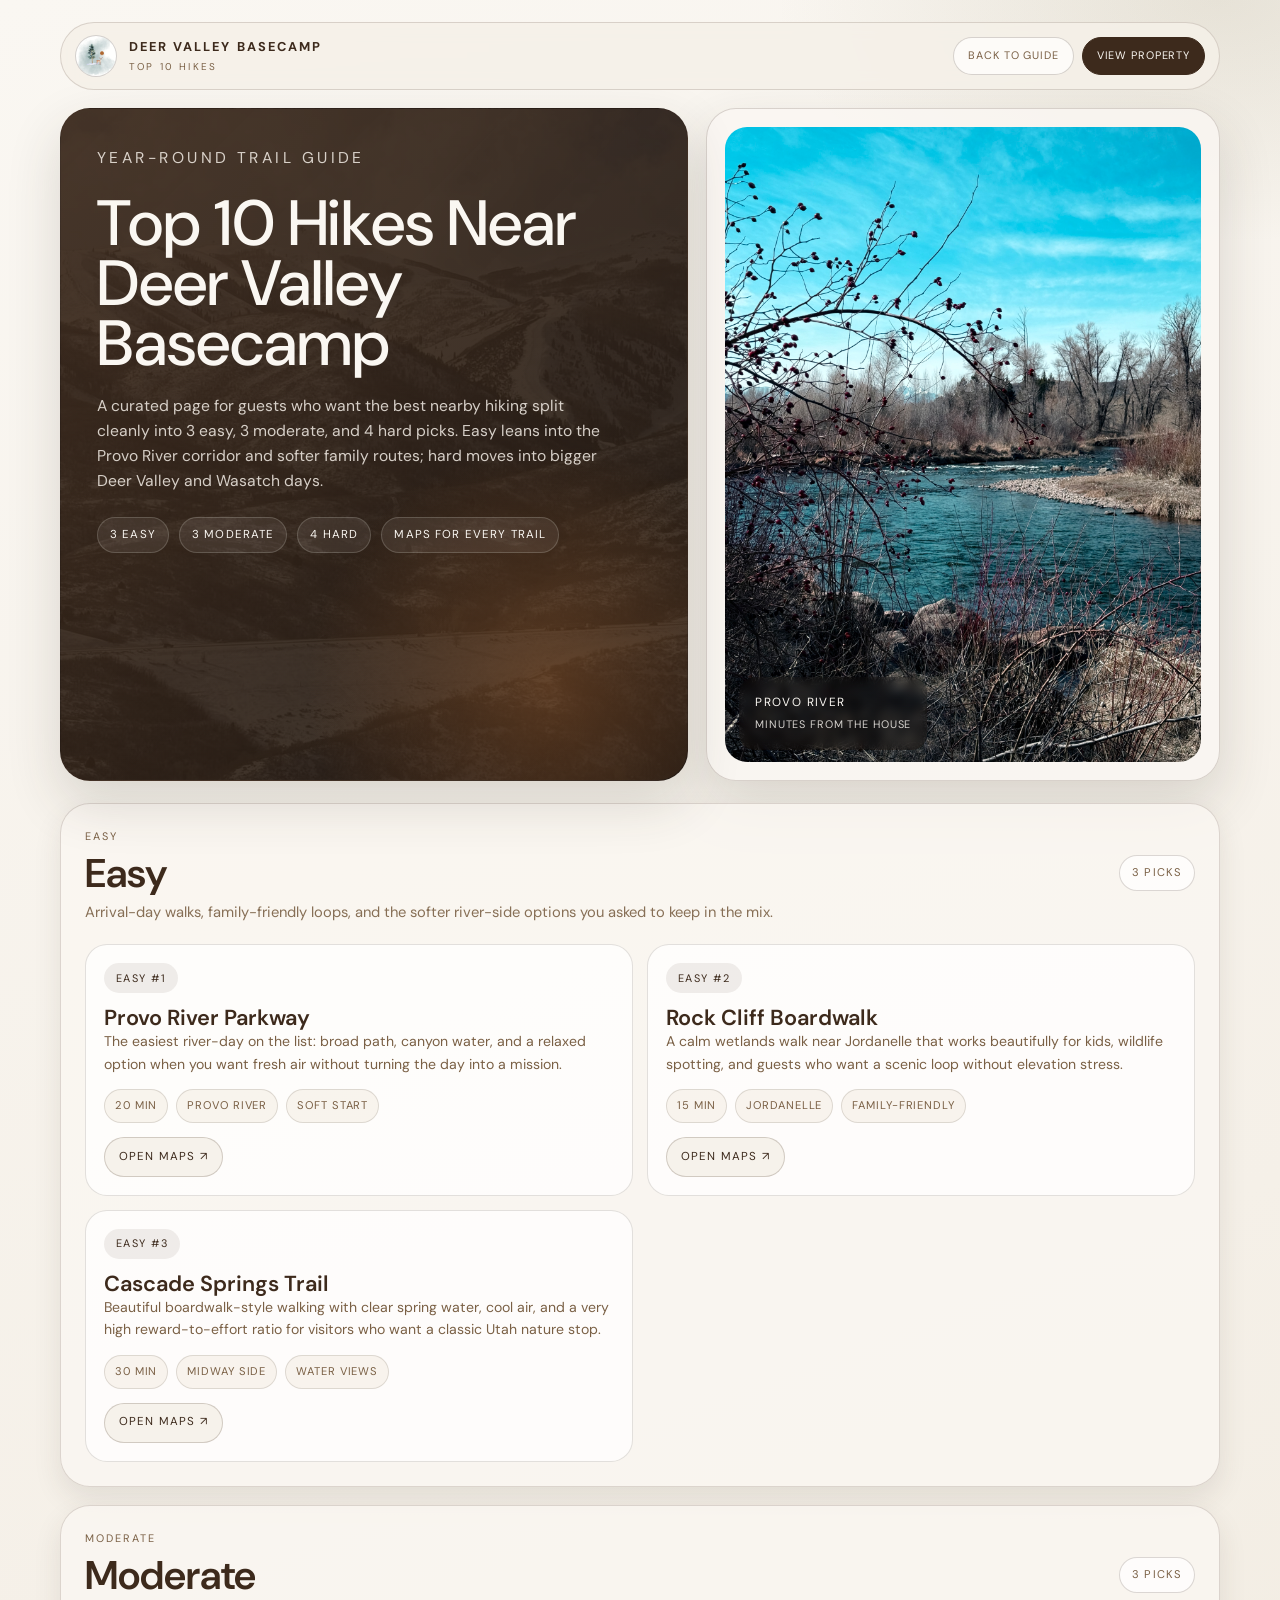
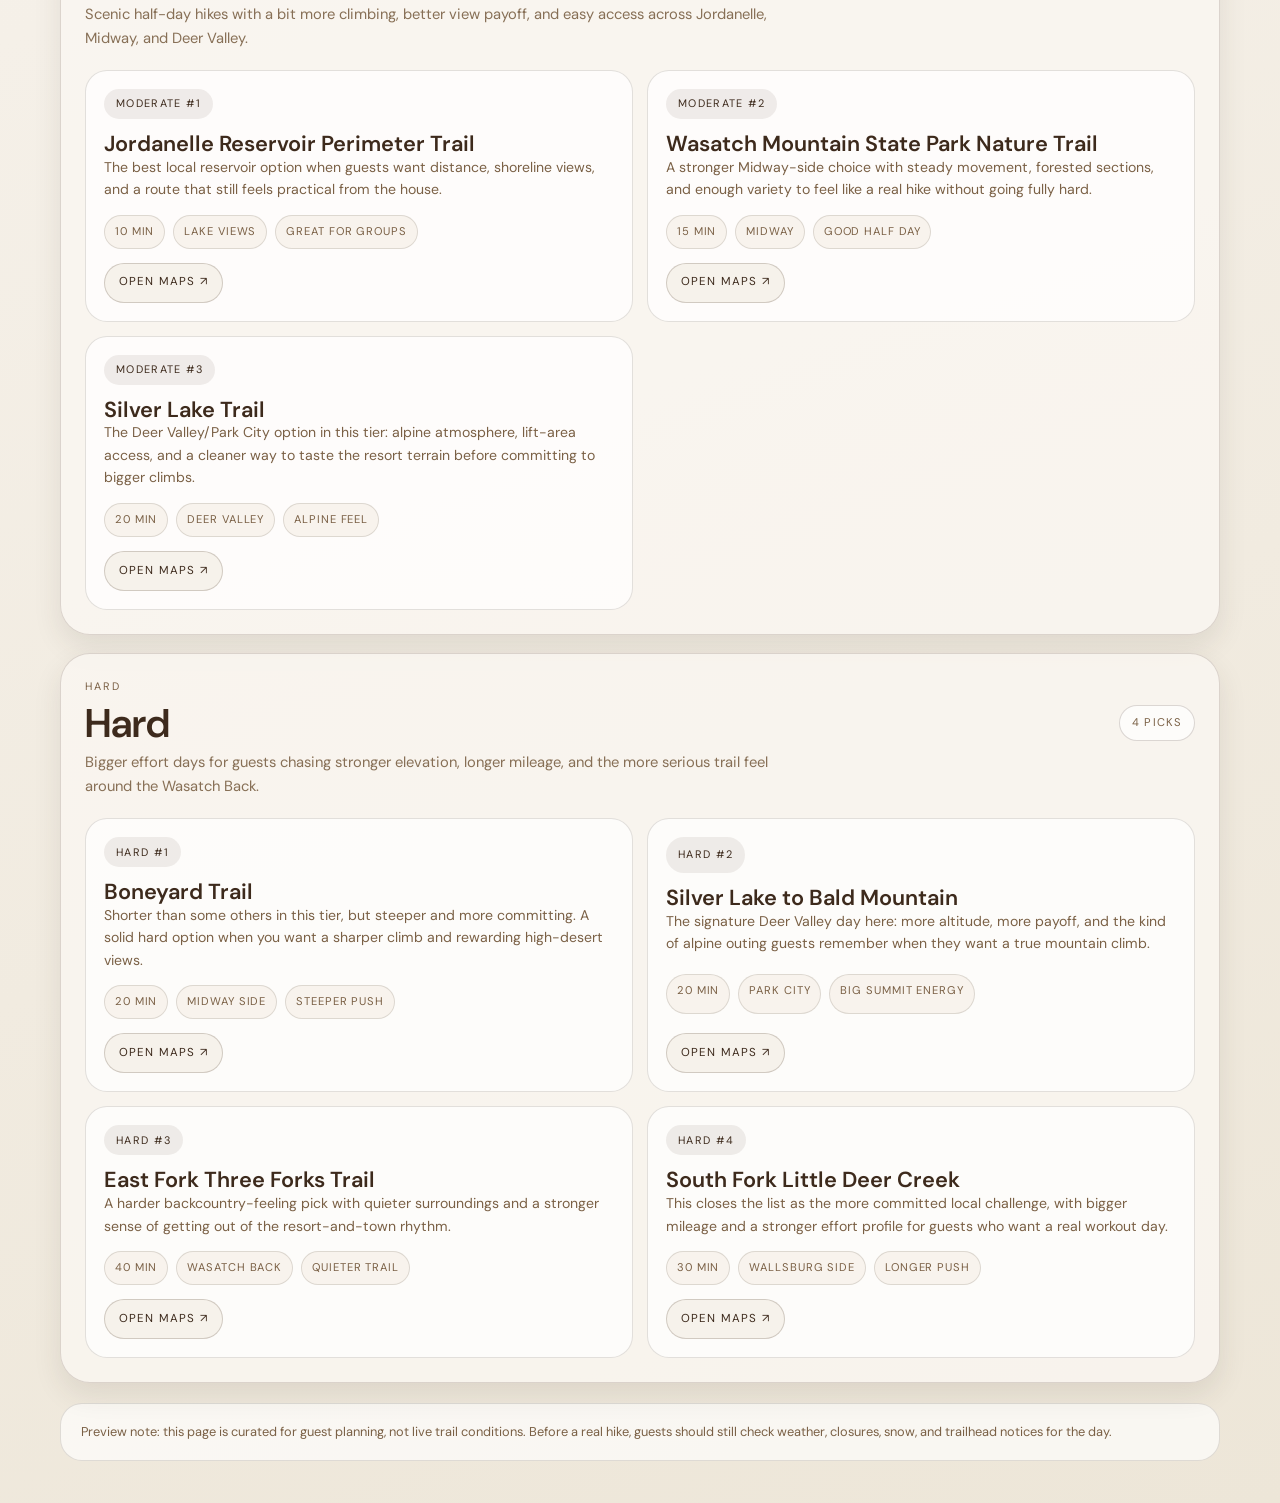
<file: guide/deervalleybasecamp/hikes/index.html>
<!DOCTYPE html>
<html lang="en">
<head>
  <meta charset="UTF-8">
  <meta name="viewport" content="width=device-width, initial-scale=1.0">
  <title>Top 10 Hikes Near Deer Valley Basecamp</title>
  <link rel="preconnect" href="https://fonts.googleapis.com">
  <link rel="preconnect" href="https://fonts.gstatic.com" crossorigin>
  <link href="https://fonts.googleapis.com/css2?family=DM+Sans:wght@300;400;500;600;700&display=swap" rel="stylesheet">
  <style>
    :root {
      --brown-deep: #3d2a1c;
      --brown-med: #7a6045;
      --gold: #897f59;
      --copper: #af6730;
      --cream-light: #faf7f2;
      --cream: #f5f0e8;
      --cream-warm: #ede6d8;
      --white: #ffffff;
      --ink: #241a12;
      --line: rgba(61, 42, 28, 0.16);
      --shadow-lg: 0 22px 54px rgba(56, 49, 35, 0.16);
      --shadow-md: 0 12px 28px rgba(56, 49, 35, 0.1);
      --radius-xl: 30px;
      --radius-lg: 22px;
      --radius-md: 16px;
      --radius-sm: 12px;
    }

    * {
      box-sizing: border-box;
      margin: 0;
      padding: 0;
    }

    body {
      font-family: "DM Sans", sans-serif;
      color: var(--ink);
      background:
        radial-gradient(1200px 520px at 5% -10%, rgba(175, 103, 48, 0.2), transparent 60%),
        radial-gradient(760px 420px at 95% 0%, rgba(137, 127, 89, 0.16), transparent 58%),
        linear-gradient(160deg, var(--cream-light), var(--cream) 46%, var(--cream-warm) 100%);
      min-height: 100vh;
      line-height: 1.6;
      -webkit-font-smoothing: antialiased;
    }

    a {
      color: inherit;
    }

    img {
      display: block;
      max-width: 100%;
    }

    .shell {
      width: min(1160px, calc(100% - 40px));
      margin: 22px auto 42px;
    }

    .topbar {
      display: flex;
      align-items: center;
      justify-content: space-between;
      gap: 18px;
      margin-bottom: 18px;
      padding: 12px 14px;
      border-radius: 999px;
      border: 1px solid var(--line);
      background: rgba(245, 240, 232, 0.86);
      backdrop-filter: blur(8px);
      position: sticky;
      top: 12px;
      z-index: 30;
    }

    .brand {
      display: flex;
      align-items: center;
      gap: 12px;
      text-decoration: none;
      color: var(--brown-deep);
    }

    .brand img {
      width: 42px;
      height: 42px;
      border-radius: 50%;
      border: 1px solid rgba(61, 42, 28, 0.22);
      object-fit: contain;
      background: rgba(255, 255, 255, 0.95);
    }

    .brand-stack {
      display: grid;
      gap: 2px;
    }

    .brand-name {
      font-size: 0.8rem;
      letter-spacing: 0.16em;
      text-transform: uppercase;
      font-weight: 700;
    }

    .brand-sub {
      font-size: 0.62rem;
      letter-spacing: 0.22em;
      text-transform: uppercase;
      color: var(--brown-med);
    }

    .topbar-actions {
      display: flex;
      align-items: center;
      gap: 8px;
      flex-wrap: wrap;
      justify-content: flex-end;
    }

    .chip-link {
      display: inline-flex;
      align-items: center;
      justify-content: center;
      min-height: 38px;
      padding: 0 14px;
      border-radius: 999px;
      border: 1px solid rgba(61, 42, 28, 0.2);
      background: rgba(255, 255, 255, 0.72);
      color: var(--brown-med);
      text-decoration: none;
      text-transform: uppercase;
      letter-spacing: 0.08em;
      font-size: 0.68rem;
      transition: 0.22s ease;
    }

    .chip-link--primary {
      background: var(--brown-deep);
      border-color: var(--brown-deep);
      color: var(--cream-light);
    }

    .chip-link:hover {
      transform: translateY(-1px);
    }

    .hero {
      display: grid;
      grid-template-columns: minmax(0, 1.1fr) minmax(280px, 0.9fr);
      gap: 18px;
      margin-bottom: 22px;
    }

    .hero-copy,
    .hero-side {
      border: 1px solid rgba(61, 42, 28, 0.18);
      border-radius: var(--radius-xl);
      background: rgba(250, 247, 242, 0.78);
      box-shadow: var(--shadow-lg);
      overflow: hidden;
    }

    .hero-copy {
      position: relative;
      padding: 36px;
      background:
        linear-gradient(135deg, rgba(61, 42, 28, 0.94), rgba(36, 26, 18, 0.9)),
        url("../assets/instagram-snow-mountain-no-logo.jpg") center/cover;
      color: var(--cream-light);
      min-height: 360px;
    }

    .hero-copy::after {
      content: "";
      position: absolute;
      inset: 0;
      background: radial-gradient(circle at 78% 86%, rgba(175, 103, 48, 0.34), transparent 32%);
      pointer-events: none;
    }

    .hero-copy > * {
      position: relative;
      z-index: 1;
    }

    .eyebrow {
      font-size: 0.72rem;
      letter-spacing: 0.22em;
      text-transform: uppercase;
      color: #d8c89a;
      margin-bottom: 18px;
    }

    h1 {
      font-size: clamp(2.6rem, 5vw, 4.2rem);
      line-height: 0.94;
      font-weight: 500;
      max-width: 12ch;
      margin-bottom: 18px;
    }

    .hero-copy p {
      max-width: 32rem;
      color: rgba(245, 240, 232, 0.84);
      font-size: 0.98rem;
      margin-bottom: 24px;
    }

    .hero-meta {
      display: flex;
      flex-wrap: wrap;
      gap: 10px;
    }

    .hero-chip {
      display: inline-flex;
      align-items: center;
      padding: 8px 12px;
      border-radius: 999px;
      border: 1px solid rgba(245, 240, 232, 0.18);
      background: rgba(245, 240, 232, 0.08);
      font-size: 0.72rem;
      letter-spacing: 0.1em;
      text-transform: uppercase;
    }

    .hero-side {
      padding: 18px;
      display: grid;
      gap: 14px;
      align-content: start;
    }

    .side-photo {
      border-radius: var(--radius-lg);
      overflow: hidden;
      min-height: 220px;
      position: relative;
    }

    .side-photo img {
      width: 100%;
      height: 100%;
      object-fit: cover;
    }

    .side-caption {
      position: absolute;
      left: 14px;
      bottom: 12px;
      padding: 16px;
      display: inline-grid;
      gap: 4px;
      border-radius: var(--radius-md);
      background: linear-gradient(180deg, rgba(20, 12, 7, 0.16), rgba(20, 12, 7, 0.42));
      backdrop-filter: blur(4px);
      color: var(--cream-light);
      font-size: 0.68rem;
      letter-spacing: 0.08em;
      text-transform: uppercase;
      text-align: left;
      max-width: 240px;
    }

    .side-caption span:first-child {
      font-size: 0.74rem;
      letter-spacing: 0.12em;
    }

    .side-caption span:last-child {
      color: rgba(250, 247, 242, 0.84);
    }

    .group-grid {
      display: grid;
      gap: 18px;
    }

    .group {
      border: 1px solid rgba(61, 42, 28, 0.16);
      border-radius: var(--radius-xl);
      background: rgba(250, 247, 242, 0.8);
      box-shadow: var(--shadow-md);
      overflow: hidden;
    }

    .group-head {
      padding: 24px 24px 10px;
      display: grid;
      gap: 8px;
    }

    .group-kicker {
      font-size: 0.68rem;
      letter-spacing: 0.18em;
      text-transform: uppercase;
      color: var(--brown-med);
    }

    .group-title-row {
      display: flex;
      align-items: center;
      justify-content: space-between;
      gap: 12px;
    }

    .group h2 {
      font-size: clamp(1.7rem, 3.4vw, 2.5rem);
      line-height: 1;
      color: var(--brown-deep);
      font-weight: 600;
    }

    .count-chip {
      padding: 8px 12px;
      border-radius: 999px;
      border: 1px solid rgba(61, 42, 28, 0.18);
      background: rgba(255, 255, 255, 0.72);
      font-size: 0.7rem;
      letter-spacing: 0.1em;
      text-transform: uppercase;
      color: var(--brown-med);
    }

    .group-copy {
      color: rgba(122, 96, 69, 0.9);
      font-size: 0.92rem;
      max-width: 44rem;
    }

    .trail-grid {
      display: grid;
      grid-template-columns: repeat(2, minmax(0, 1fr));
      gap: 14px;
      padding: 10px 24px 24px;
    }

    .trail-card {
      border: 1px solid rgba(61, 42, 28, 0.14);
      border-radius: var(--radius-lg);
      background: rgba(255, 255, 255, 0.72);
      padding: 18px;
      display: grid;
      gap: 14px;
      min-height: 230px;
    }

    .trail-rank {
      display: inline-flex;
      align-items: center;
      justify-content: center;
      min-height: 30px;
      padding: 0 12px;
      border-radius: 999px;
      background: rgba(61, 42, 28, 0.08);
      color: var(--brown-deep);
      font-size: 0.68rem;
      letter-spacing: 0.12em;
      text-transform: uppercase;
      width: fit-content;
    }

    .trail-card h3 {
      color: var(--brown-deep);
      font-size: 1.36rem;
      line-height: 1.04;
      font-weight: 600;
    }

    .trail-copy {
      color: var(--brown-med);
      font-size: 0.88rem;
      line-height: 1.6;
    }

    .trail-meta {
      display: flex;
      flex-wrap: wrap;
      gap: 8px;
      list-style: none;
    }

    .trail-meta li {
      padding: 7px 10px;
      border-radius: 999px;
      border: 1px solid rgba(61, 42, 28, 0.14);
      background: rgba(245, 240, 232, 0.72);
      color: var(--brown-med);
      font-size: 0.7rem;
      letter-spacing: 0.08em;
      text-transform: uppercase;
    }

    .trail-actions {
      display: flex;
      align-items: center;
      gap: 10px;
      margin-top: auto;
    }

    .maps-link {
      display: inline-flex;
      align-items: center;
      justify-content: center;
      min-height: 40px;
      padding: 0 14px;
      border-radius: 999px;
      border: 1px solid rgba(61, 42, 28, 0.2);
      background: rgba(245, 240, 232, 0.86);
      color: var(--brown-deep);
      font-size: 0.72rem;
      letter-spacing: 0.1em;
      text-transform: uppercase;
      text-decoration: none;
      transition: 0.22s ease;
    }

    .maps-link:hover {
      background: var(--brown-deep);
      border-color: var(--brown-deep);
      color: var(--cream-light);
    }

    .trail-note {
      color: rgba(122, 96, 69, 0.9);
      font-size: 0.78rem;
    }

    .footer-note {
      margin-top: 20px;
      padding: 18px 20px;
      border: 1px solid rgba(61, 42, 28, 0.14);
      border-radius: var(--radius-lg);
      background: rgba(255, 255, 255, 0.66);
      color: var(--brown-med);
      font-size: 0.8rem;
    }

    @media (max-width: 960px) {
      .hero {
        grid-template-columns: 1fr;
      }

      .trail-grid {
        grid-template-columns: 1fr;
      }
    }

    @media (max-width: 720px) {
      .shell {
        width: min(100%, calc(100% - 24px));
        margin-top: 14px;
      }

      .topbar {
        border-radius: 24px;
        align-items: flex-start;
      }

      .topbar,
      .topbar-actions {
        flex-direction: column;
        align-items: stretch;
      }

      .hero-copy,
      .hero-side {
        border-radius: 26px;
      }

      .hero-copy {
        padding: 26px 22px;
        min-height: 320px;
      }

      .group-head,
      .trail-grid {
        padding-left: 18px;
        padding-right: 18px;
      }

      .group-title-row {
        flex-direction: column;
        align-items: flex-start;
      }

      .trail-card {
        min-height: auto;
      }
    }
  </style>
</head>
<body>
  <div class="shell">
    <div class="topbar">
      <a class="brand" href="/guide/deervalleybasecamp/">
        <img src="../assets/logo.png" alt="Deer Valley Basecamp logo">
        <span class="brand-stack">
          <span class="brand-name">Deer Valley Basecamp</span>
          <span class="brand-sub">Top 10 Hikes</span>
        </span>
      </a>
      <div class="topbar-actions">
        <a class="chip-link" href="/guide/deervalleybasecamp/">Back to Guide</a>
        <a class="chip-link chip-link--primary" href="https://docelarhomes.com/deervalleybasecamp">View Property</a>
      </div>
    </div>

    <section class="hero">
      <div class="hero-copy">
        <p class="eyebrow">Year-round trail guide</p>
        <h1>Top 10 Hikes Near Deer Valley Basecamp</h1>
        <p>A curated page for guests who want the best nearby hiking split cleanly into 3 easy, 3 moderate, and 4 hard picks. Easy leans into the Provo River corridor and softer family routes; hard moves into bigger Deer Valley and Wasatch days.</p>
        <div class="hero-meta">
          <span class="hero-chip">3 easy</span>
          <span class="hero-chip">3 moderate</span>
          <span class="hero-chip">4 hard</span>
          <span class="hero-chip">Maps for every trail</span>
        </div>
      </div>

      <div class="hero-side">
        <figure class="side-photo">
          <img src="../assets/IMG_5843.JPG" alt="Provo River trail views">
          <figcaption class="side-caption">
            <span>Provo River</span>
            <span>Minutes from the house</span>
          </figcaption>
        </figure>
      </div>
    </section>

    <div class="group-grid">
      <section class="group" id="easy">
        <div class="group-head">
          <p class="group-kicker">Easy</p>
          <div class="group-title-row">
            <h2>Easy</h2>
            <span class="count-chip">3 picks</span>
          </div>
          <p class="group-copy">Arrival-day walks, family-friendly loops, and the softer river-side options you asked to keep in the mix.</p>
        </div>
        <div class="trail-grid">
          <article class="trail-card">
            <span class="trail-rank">Easy #1</span>
            <div>
              <h3>Provo River Parkway</h3>
              <p class="trail-copy">The easiest river-day on the list: broad path, canyon water, and a relaxed option when you want fresh air without turning the day into a mission.</p>
            </div>
            <ul class="trail-meta">
              <li>20 min</li>
              <li>Provo River</li>
              <li>Soft start</li>
            </ul>
            <div class="trail-actions">
              <a class="maps-link" href="https://maps.google.com/?q=Provo+River+Parkway+Trail+Vivian+Park+UT" target="_blank" rel="noopener noreferrer">Open Maps ↗</a>
            </div>
          </article>

          <article class="trail-card">
            <span class="trail-rank">Easy #2</span>
            <div>
              <h3>Rock Cliff Boardwalk</h3>
              <p class="trail-copy">A calm wetlands walk near Jordanelle that works beautifully for kids, wildlife spotting, and guests who want a scenic loop without elevation stress.</p>
            </div>
            <ul class="trail-meta">
              <li>15 min</li>
              <li>Jordanelle</li>
              <li>Family-friendly</li>
            </ul>
            <div class="trail-actions">
              <a class="maps-link" href="https://maps.google.com/?q=Rock+Cliff+Nature+Center+Kamas+UT" target="_blank" rel="noopener noreferrer">Open Maps ↗</a>
            </div>
          </article>

          <article class="trail-card">
            <span class="trail-rank">Easy #3</span>
            <div>
              <h3>Cascade Springs Trail</h3>
              <p class="trail-copy">Beautiful boardwalk-style walking with clear spring water, cool air, and a very high reward-to-effort ratio for visitors who want a classic Utah nature stop.</p>
            </div>
            <ul class="trail-meta">
              <li>30 min</li>
              <li>Midway side</li>
              <li>Water views</li>
            </ul>
            <div class="trail-actions">
              <a class="maps-link" href="https://maps.google.com/?q=Cascade+Springs+Trailhead+Midway+UT" target="_blank" rel="noopener noreferrer">Open Maps ↗</a>
            </div>
          </article>
        </div>
      </section>

      <section class="group" id="moderate">
        <div class="group-head">
          <p class="group-kicker">Moderate</p>
          <div class="group-title-row">
            <h2>Moderate</h2>
            <span class="count-chip">3 picks</span>
          </div>
          <p class="group-copy">Scenic half-day hikes with a bit more climbing, better view payoff, and easy access across Jordanelle, Midway, and Deer Valley.</p>
        </div>
        <div class="trail-grid">
          <article class="trail-card">
            <span class="trail-rank">Moderate #1</span>
            <div>
              <h3>Jordanelle Reservoir Perimeter Trail</h3>
              <p class="trail-copy">The best local reservoir option when guests want distance, shoreline views, and a route that still feels practical from the house.</p>
            </div>
            <ul class="trail-meta">
              <li>10 min</li>
              <li>Lake views</li>
              <li>Great for groups</li>
            </ul>
            <div class="trail-actions">
              <a class="maps-link" href="https://maps.google.com/?q=Jordanelle+Reservoir+Perimeter+Trail+UT" target="_blank" rel="noopener noreferrer">Open Maps ↗</a>
            </div>
          </article>

          <article class="trail-card">
            <span class="trail-rank">Moderate #2</span>
            <div>
              <h3>Wasatch Mountain State Park Nature Trail</h3>
              <p class="trail-copy">A stronger Midway-side choice with steady movement, forested sections, and enough variety to feel like a real hike without going fully hard.</p>
            </div>
            <ul class="trail-meta">
              <li>15 min</li>
              <li>Midway</li>
              <li>Good half day</li>
            </ul>
            <div class="trail-actions">
              <a class="maps-link" href="https://maps.google.com/?q=Wasatch+Mountain+State+Park+Nature+Trail+Midway+UT" target="_blank" rel="noopener noreferrer">Open Maps ↗</a>
            </div>
          </article>

          <article class="trail-card">
            <span class="trail-rank">Moderate #3</span>
            <div>
              <h3>Silver Lake Trail</h3>
              <p class="trail-copy">The Deer Valley/Park City option in this tier: alpine atmosphere, lift-area access, and a cleaner way to taste the resort terrain before committing to bigger climbs.</p>
            </div>
            <ul class="trail-meta">
              <li>20 min</li>
              <li>Deer Valley</li>
              <li>Alpine feel</li>
            </ul>
            <div class="trail-actions">
              <a class="maps-link" href="https://maps.google.com/?q=Silver+Lake+Lodge+Deer+Valley+Resort+Park+City+UT" target="_blank" rel="noopener noreferrer">Open Maps ↗</a>
            </div>
          </article>
        </div>
      </section>

      <section class="group" id="hard">
        <div class="group-head">
          <p class="group-kicker">Hard</p>
          <div class="group-title-row">
            <h2>Hard</h2>
            <span class="count-chip">4 picks</span>
          </div>
          <p class="group-copy">Bigger effort days for guests chasing stronger elevation, longer mileage, and the more serious trail feel around the Wasatch Back.</p>
        </div>
        <div class="trail-grid">
          <article class="trail-card">
            <span class="trail-rank">Hard #1</span>
            <div>
              <h3>Boneyard Trail</h3>
              <p class="trail-copy">Shorter than some others in this tier, but steeper and more committing. A solid hard option when you want a sharper climb and rewarding high-desert views.</p>
            </div>
            <ul class="trail-meta">
              <li>20 min</li>
              <li>Midway side</li>
              <li>Steeper push</li>
            </ul>
            <div class="trail-actions">
              <a class="maps-link" href="https://maps.google.com/?q=Boneyard+Trail+Midway+UT" target="_blank" rel="noopener noreferrer">Open Maps ↗</a>
            </div>
          </article>

          <article class="trail-card">
            <span class="trail-rank">Hard #2</span>
            <div>
              <h3>Silver Lake to Bald Mountain</h3>
              <p class="trail-copy">The signature Deer Valley day here: more altitude, more payoff, and the kind of alpine outing guests remember when they want a true mountain climb.</p>
            </div>
            <ul class="trail-meta">
              <li>20 min</li>
              <li>Park City</li>
              <li>Big summit energy</li>
            </ul>
            <div class="trail-actions">
              <a class="maps-link" href="https://maps.google.com/?q=Silver+Lake+Lodge+Deer+Valley+Resort+Park+City+UT" target="_blank" rel="noopener noreferrer">Open Maps ↗</a>
            </div>
          </article>

          <article class="trail-card">
            <span class="trail-rank">Hard #3</span>
            <div>
              <h3>East Fork Three Forks Trail</h3>
              <p class="trail-copy">A harder backcountry-feeling pick with quieter surroundings and a stronger sense of getting out of the resort-and-town rhythm.</p>
            </div>
            <ul class="trail-meta">
              <li>40 min</li>
              <li>Wasatch Back</li>
              <li>Quieter trail</li>
            </ul>
            <div class="trail-actions">
              <a class="maps-link" href="https://maps.google.com/?q=East+Fork+Three+Forks+Trail+Kamas+UT" target="_blank" rel="noopener noreferrer">Open Maps ↗</a>
            </div>
          </article>

          <article class="trail-card">
            <span class="trail-rank">Hard #4</span>
            <div>
              <h3>South Fork Little Deer Creek</h3>
              <p class="trail-copy">This closes the list as the more committed local challenge, with bigger mileage and a stronger effort profile for guests who want a real workout day.</p>
            </div>
            <ul class="trail-meta">
              <li>30 min</li>
              <li>Wallsburg side</li>
              <li>Longer push</li>
            </ul>
            <div class="trail-actions">
              <a class="maps-link" href="https://maps.google.com/?q=South+Fork+Little+Deer+Creek+Trail+Wallsburg+UT" target="_blank" rel="noopener noreferrer">Open Maps ↗</a>
            </div>
          </article>
        </div>
      </section>
    </div>

    <div class="footer-note">
      Preview note: this page is curated for guest planning, not live trail conditions. Before a real hike, guests should still check weather, closures, snow, and trailhead notices for the day.
    </div>
  </div>
</body>
</html>
</file>
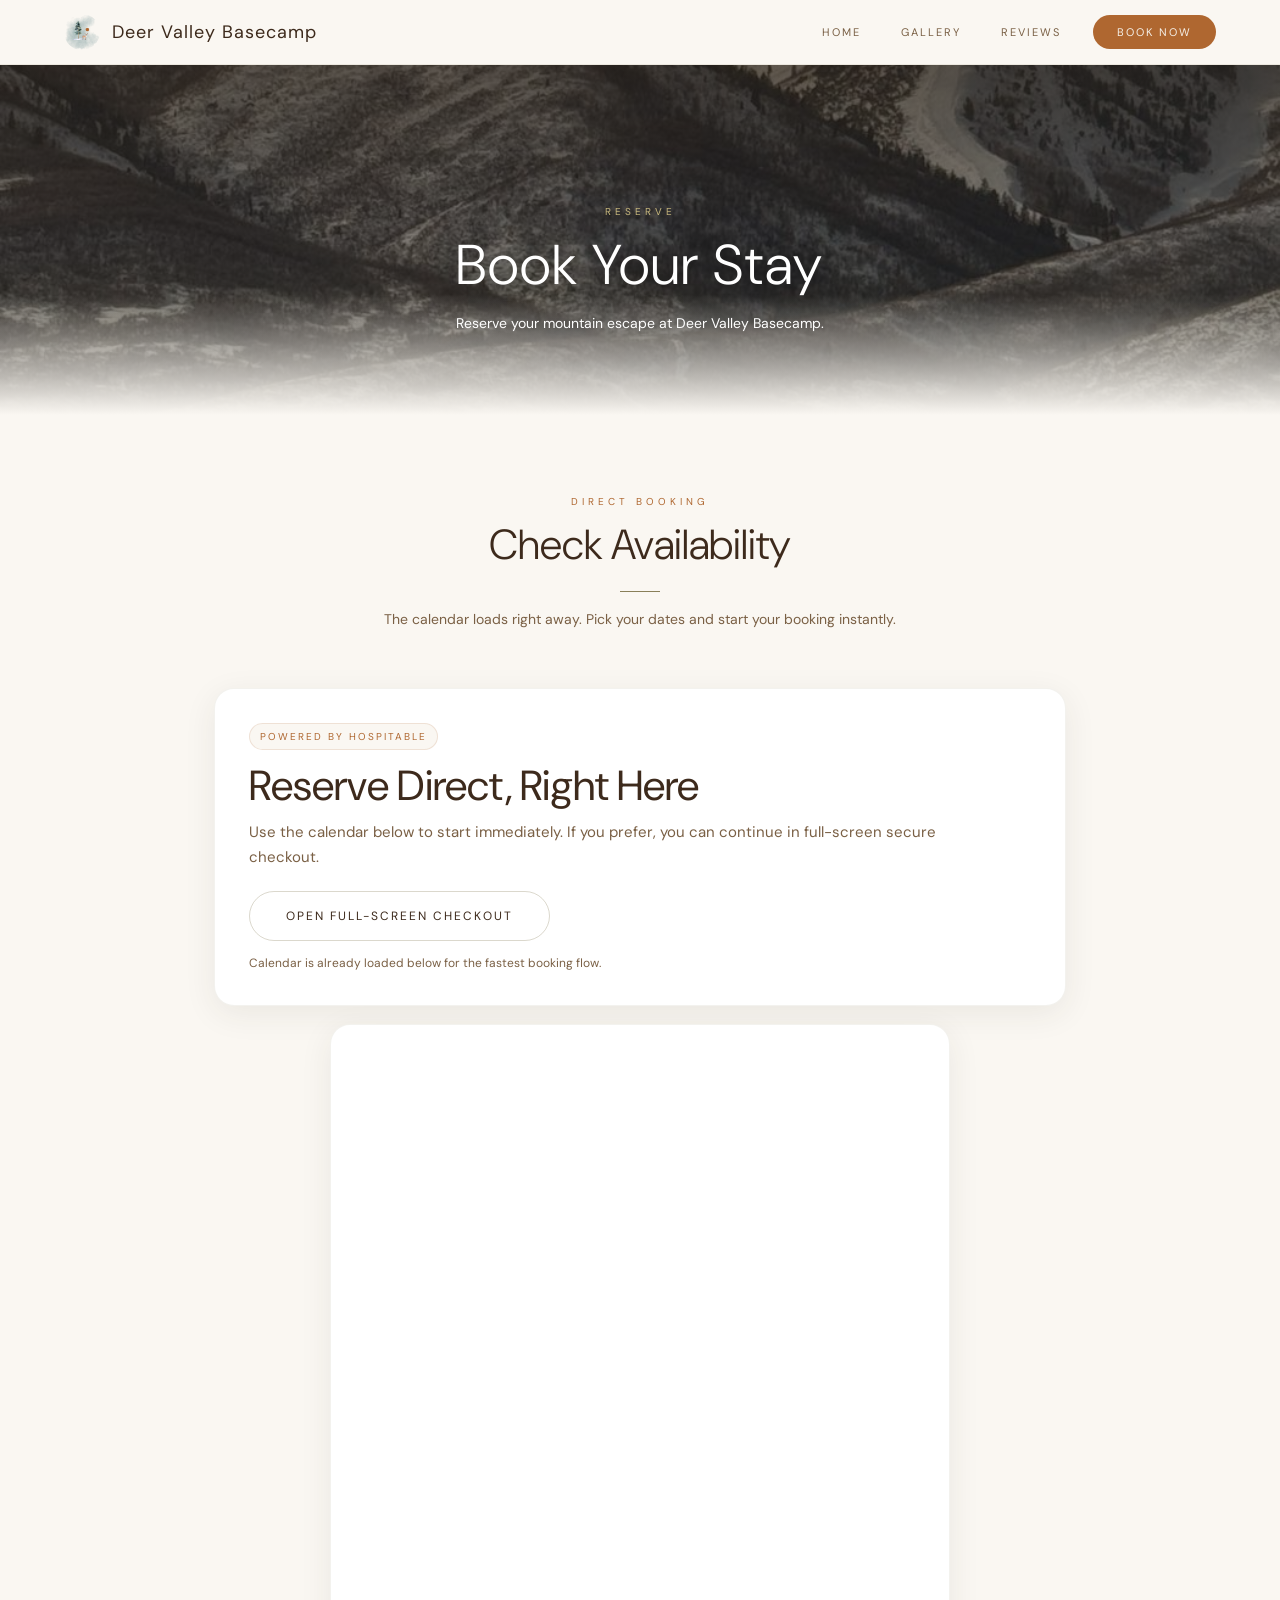
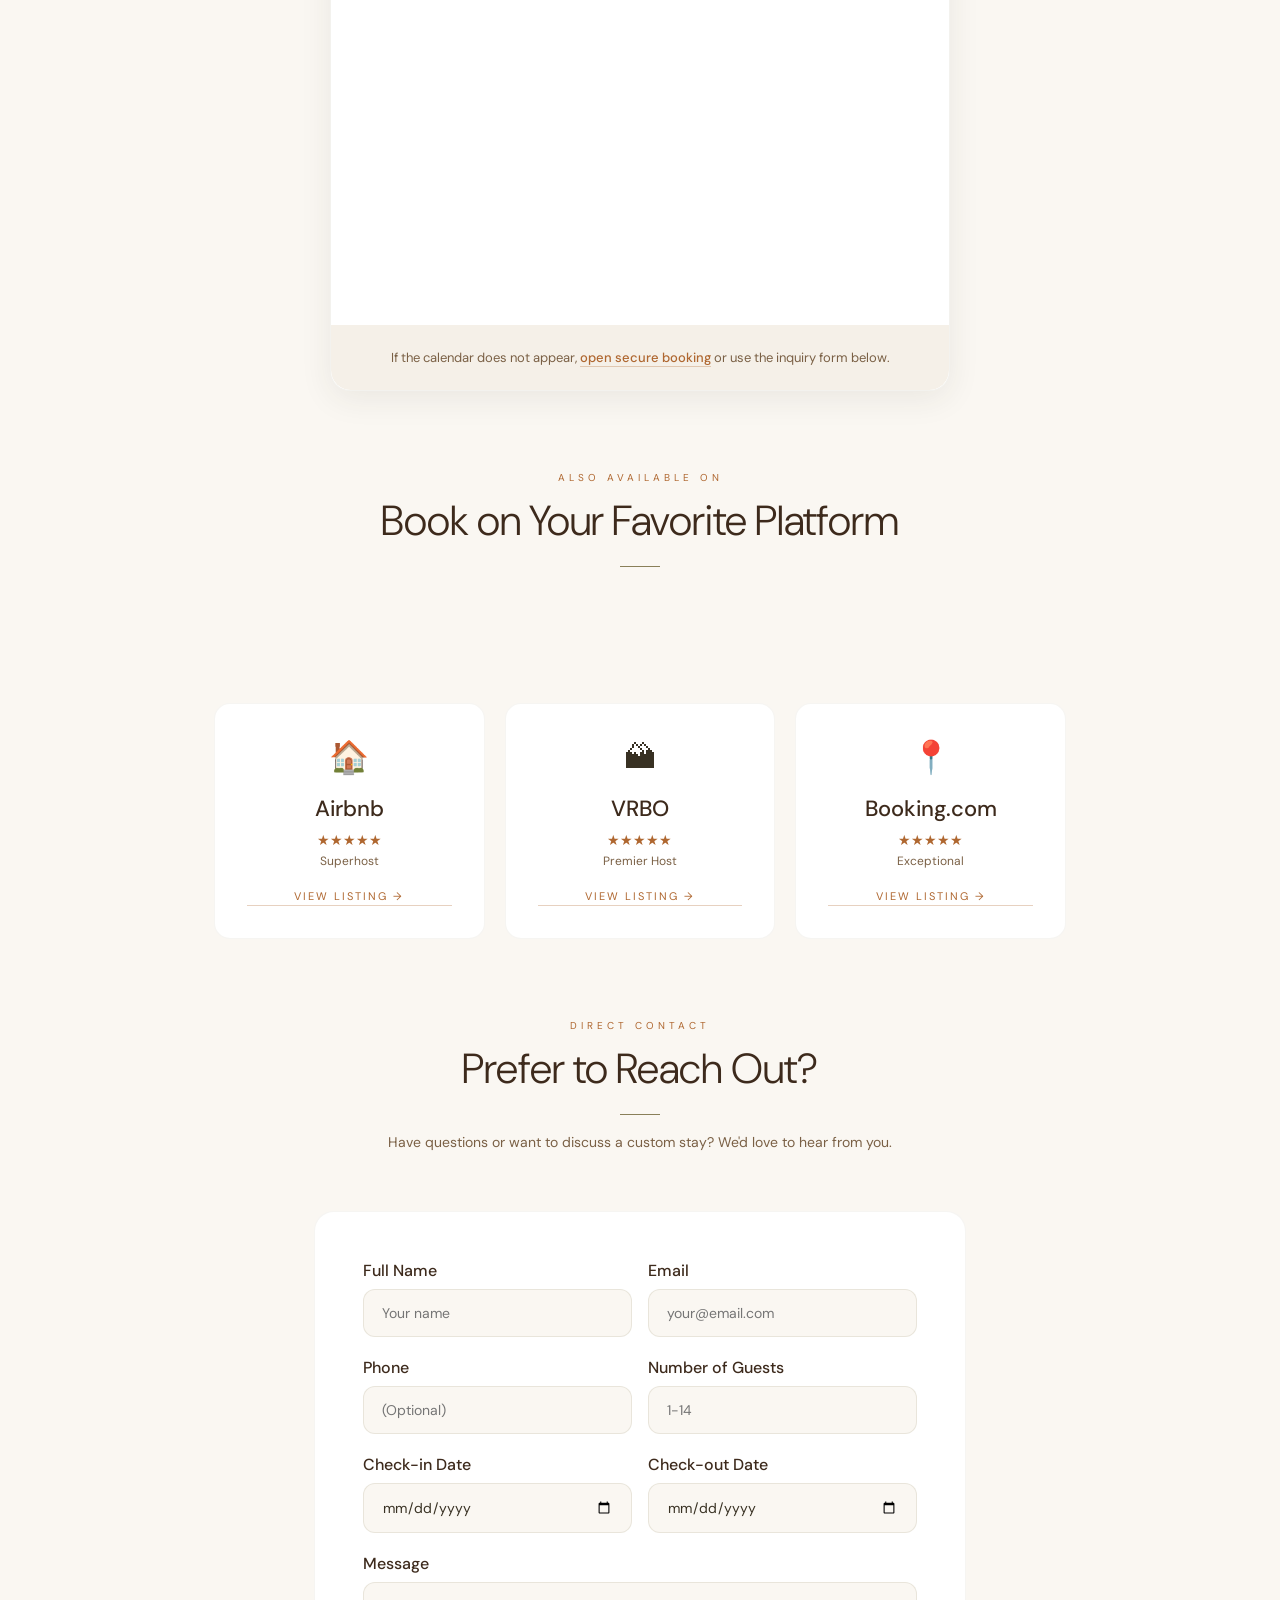
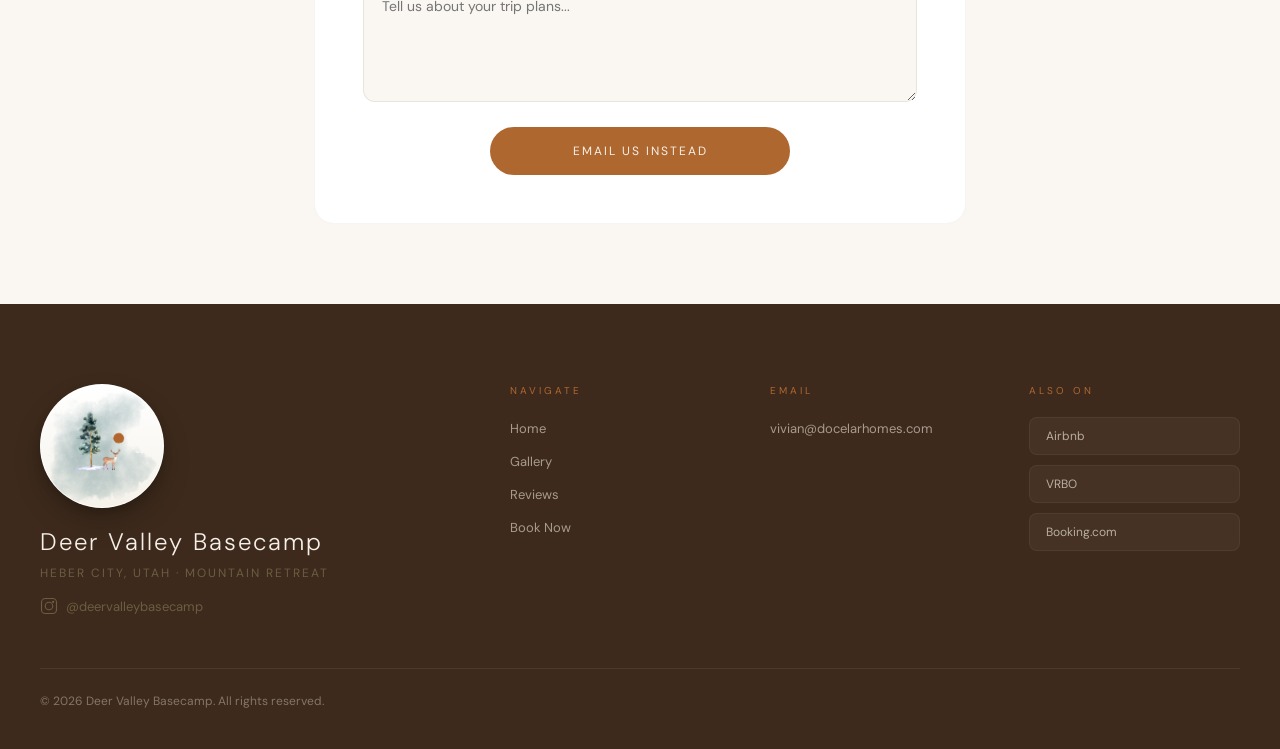
<file: deervalleybasecamp/book.html>
<!DOCTYPE html>
<html lang="en">
<head>
<meta charset="UTF-8">
<meta name="viewport" content="width=device-width, initial-scale=1.0">
<title>Book Your Stay — Deer Valley Basecamp</title>
<meta name="description" content="Book your stay at Deer Valley Basecamp. Check availability and reserve your luxury mountain retreat in Heber City, Utah.">
<meta property="og:title" content="Book Your Stay — Deer Valley Basecamp">
<meta property="og:description" content="Check availability and book your mountain escape directly.">
<meta property="og:image" content="images/hero.jpg">
<link href="https://fonts.googleapis.com/css2?family=DM+Sans:wght@300;400;500;600;700&display=swap" rel="stylesheet">
<link rel="stylesheet" href="css/variables.css">
<link rel="stylesheet" href="css/layout.css">
<link rel="stylesheet" href="css/components.css">
<link rel="stylesheet" href="css/nav.css">
<link rel="stylesheet" href="css/footer.css">
<link rel="stylesheet" href="css/hero.css">
<link rel="stylesheet" href="css/animations.css">
<link rel="stylesheet" href="css/booking.css">
</head>
<body>

<div id="site-header"></div>

<!-- PAGE HERO -->
<div class="page-hero">
  <div class="page-hero-content">
    <div class="page-hero-tag">Reserve</div>
    <h1 class="page-hero-title">Book Your Stay</h1>
    <p class="page-hero-desc">Reserve your mountain escape at Deer Valley Basecamp.</p>
  </div>
</div>

<!-- BOOKING WIDGET -->
<div class="booking-widget-section fade-in">
  <div class="section-header">
    <div class="section-tag">Direct Booking</div>
    <h2 class="section-title">Check Availability</h2>
    <div class="section-line"></div>
    <p class="section-desc">The calendar loads right away. Pick your dates and start your booking instantly.</p>
  </div>

  <div class="booking-direct-card">
    <div class="booking-direct-badge">Powered by Hospitable</div>
    <h3 class="booking-direct-title">Reserve Direct, Right Here</h3>
    <p class="booking-direct-copy">Use the calendar below to start immediately. If you prefer, you can continue in full-screen secure checkout.</p>
    <div class="booking-direct-actions">
      <a id="booking-direct-link" class="btn btn--dark-outline" href="#" target="_blank" rel="noopener">Open Full-Screen Checkout</a>
    </div>
    <p class="booking-direct-note" id="booking-direct-note">Calendar is already loaded below for the fastest booking flow.</p>
  </div>

  <div class="booking-widget-container booking-widget-container--embed" id="booking-embed-wrap">
    <iframe
      id="booking-iframe"
      src="about:blank"
      style="width: 100%; min-width: 320px; min-height: 900px; border: none;"
      title="Book Deer Valley Basecamp"
      loading="lazy"
    ></iframe>
    <div class="booking-widget-fallback">
      <p>If the calendar does not load, <a id="booking-fallback-link" href="#contact-form">open secure booking</a> or use the contact form below.
      </p>
    </div>
  </div>
</div>

<!-- PLATFORM LINKS -->
<section style="padding-top: 0;">
  <div class="section-header fade-in">
    <div class="section-tag">Also Available On</div>
    <h2 class="section-title">Book on Your Favorite Platform</h2>
    <div class="section-line"></div>
  </div>
</section>

<div class="platform-links">
  <a class="platform-card fade-in" data-listing="airbnb" data-available-cta="View Listing →" data-unavailable-cta="Airbnb link coming soon" target="_blank" rel="noopener">
    <div class="platform-icon">&#127968;</div>
    <div class="platform-name">Airbnb</div>
    <div class="platform-rating">&#9733;&#9733;&#9733;&#9733;&#9733;</div>
    <div class="platform-count">Superhost</div>
    <div class="platform-cta">View Listing &rarr;</div>
  </a>
  <a class="platform-card fade-in" data-listing="vrbo" data-available-cta="View Listing →" data-unavailable-cta="VRBO link coming soon" target="_blank" rel="noopener">
    <div class="platform-icon">&#127956;</div>
    <div class="platform-name">VRBO</div>
    <div class="platform-rating">&#9733;&#9733;&#9733;&#9733;&#9733;</div>
    <div class="platform-count">Premier Host</div>
    <div class="platform-cta">View Listing &rarr;</div>
  </a>
  <a class="platform-card fade-in" data-listing="booking" data-available-cta="View Listing →" data-unavailable-cta="Booking.com link coming soon" target="_blank" rel="noopener">
    <div class="platform-icon">&#128205;</div>
    <div class="platform-name">Booking.com</div>
    <div class="platform-rating">&#9733;&#9733;&#9733;&#9733;&#9733;</div>
    <div class="platform-count">Exceptional</div>
    <div class="platform-cta">View Listing &rarr;</div>
  </a>
</div>

<!-- CONTACT FORM -->
<div class="contact-form-section" id="contact-form">
  <div class="section-header fade-in">
    <div class="section-tag">Direct Contact</div>
    <h2 class="section-title">Prefer to Reach Out?</h2>
    <div class="section-line"></div>
    <p class="section-desc">Have questions or want to discuss a custom stay? We'd love to hear from you.</p>
  </div>

  <form id="booking-form" class="contact-form fade-in" action="" method="POST">
    <div class="form-error"></div>

    <div class="contact-form-fields">
      <div class="form-row">
        <div class="form-group">
          <label class="form-label" for="name">Full Name</label>
          <input class="form-input" type="text" id="name" name="name" required placeholder="Your name">
        </div>
        <div class="form-group">
          <label class="form-label" for="email">Email</label>
          <input class="form-input" type="email" id="email" name="email" required placeholder="your@email.com">
        </div>
      </div>

      <div class="form-row">
        <div class="form-group">
          <label class="form-label" for="phone">Phone</label>
          <input class="form-input" type="tel" id="phone" name="phone" placeholder="(Optional)">
        </div>
        <div class="form-group">
          <label class="form-label" for="guests">Number of Guests</label>
          <input class="form-input" type="number" id="guests" name="guests" min="1" max="14" placeholder="1-14">
        </div>
      </div>

      <div class="form-row">
        <div class="form-group">
          <label class="form-label" for="checkin">Check-in Date</label>
          <input class="form-input" type="date" id="checkin" name="checkin">
        </div>
        <div class="form-group">
          <label class="form-label" for="checkout">Check-out Date</label>
          <input class="form-input" type="date" id="checkout" name="checkout">
        </div>
      </div>

      <div class="form-group">
        <label class="form-label" for="message">Message</label>
        <textarea class="form-textarea" id="message" name="message" required placeholder="Tell us about your trip plans..."></textarea>
      </div>

      <input type="text" name="_gotcha" style="display:none">

      <div style="text-align: center; margin-top: 8px;">
        <button type="submit" class="btn btn--primary" style="width: 100%; max-width: 300px;">Send Inquiry</button>
      </div>
    </div>

    <div class="form-success">
      <svg viewBox="0 0 24 24"><path d="M22 11.08V12a10 10 0 11-5.93-9.14"/><polyline points="22 4 12 14.01 9 11.01"/></svg>
      <h3>Thank You!</h3>
      <p>We've received your inquiry and will get back to you within 24 hours. We can't wait to host you at Deer Valley Basecamp.</p>
    </div>
  </form>
</div>

<div id="site-footer"></div>

<script src="js/site-config.js" defer></script>
<script src="js/components.js" defer></script>
<script src="js/animations.js" defer></script>
<script src="js/booking.js" defer></script>
</body>
</html>
</file>
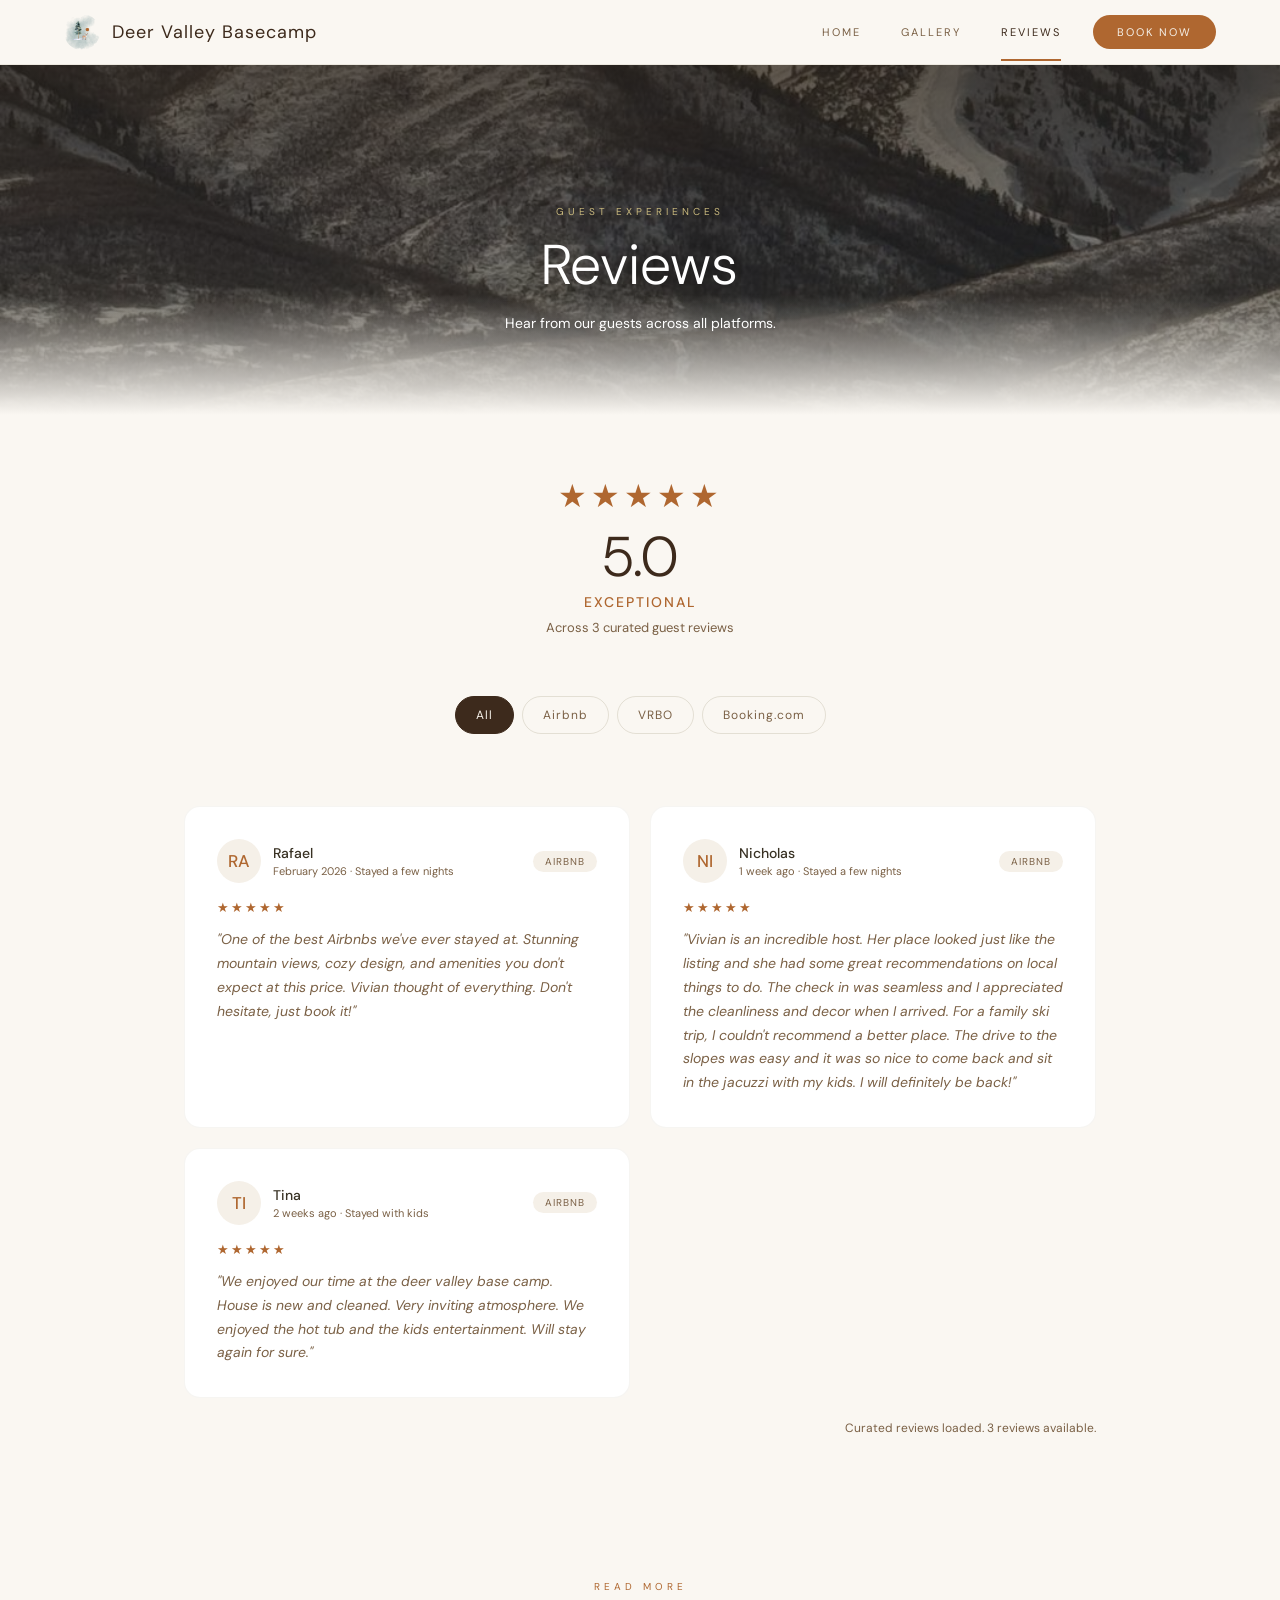
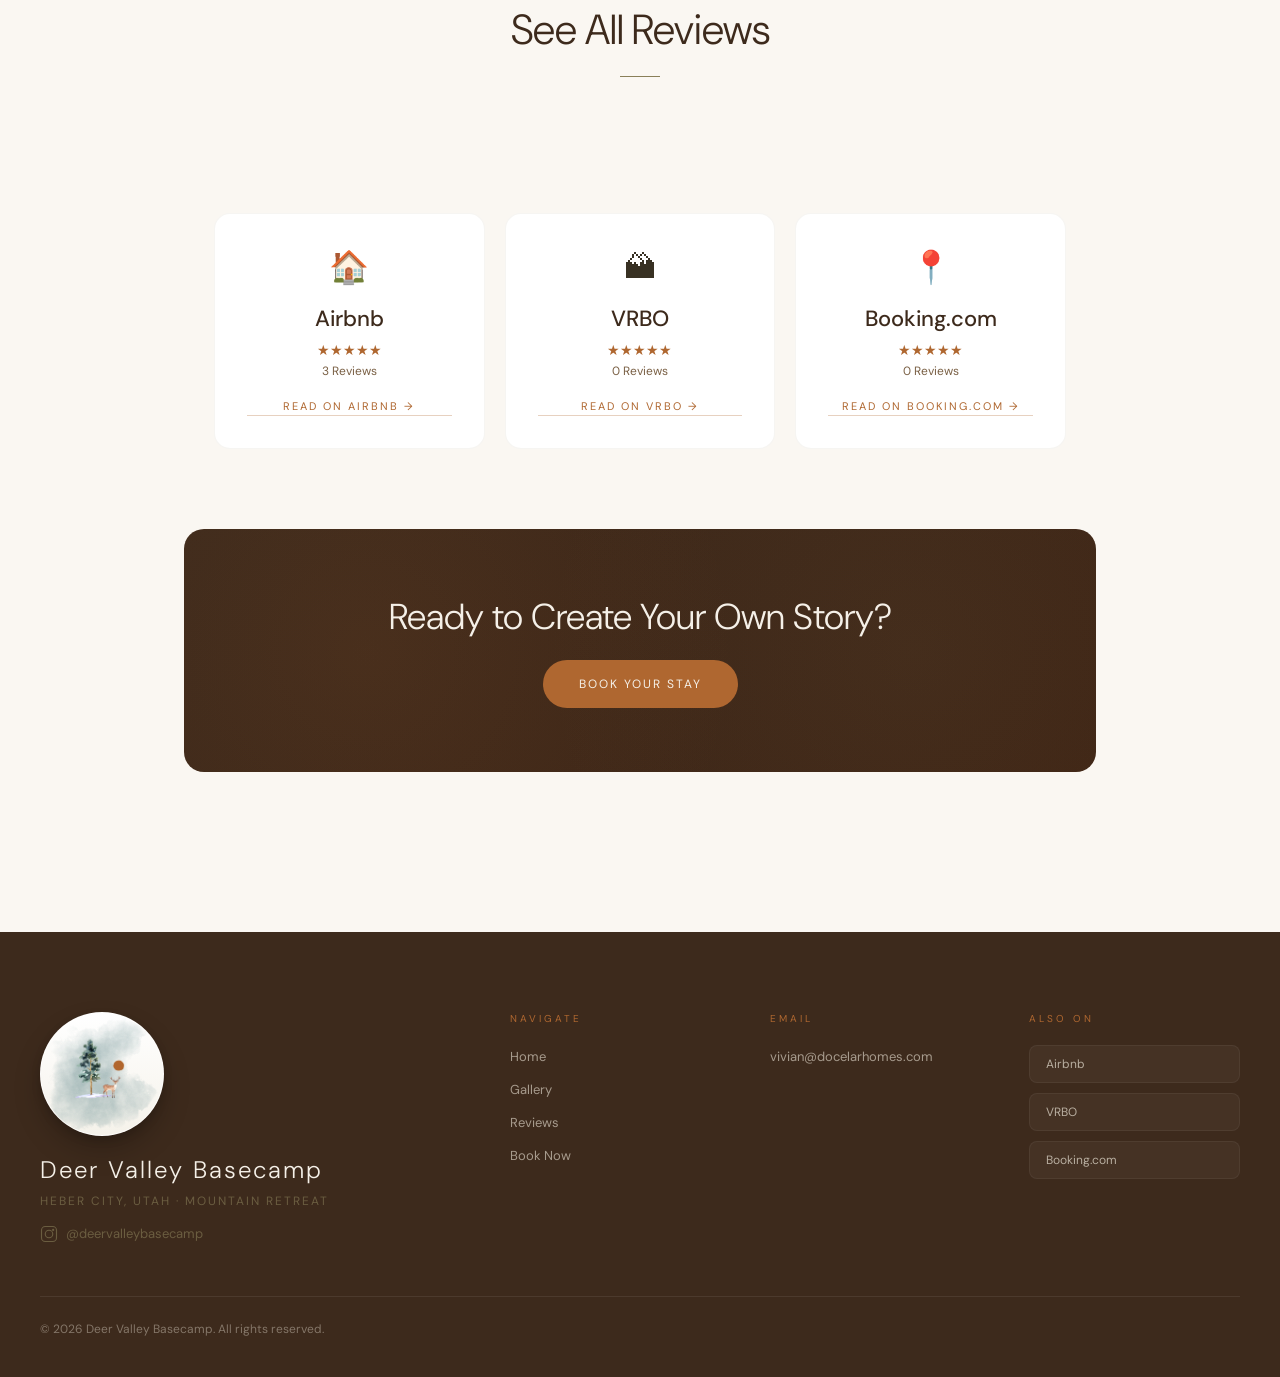
<file: deervalleybasecamp/reviews.html>
<!DOCTYPE html>
<html lang="en">
<head>
<meta charset="UTF-8">
<meta name="viewport" content="width=device-width, initial-scale=1.0">
<title>Reviews — Deer Valley Basecamp</title>
<meta name="description" content="Read verified guest reviews of Deer Valley Basecamp and see what guests say about their stay.">
<meta property="og:title" content="Reviews — Deer Valley Basecamp">
<meta property="og:description" content="See what guests say about their stay at our mountain retreat.">
<meta property="og:image" content="images/hero.jpg">
<link href="https://fonts.googleapis.com/css2?family=DM+Sans:wght@300;400;500;600;700&display=swap" rel="stylesheet">
<link rel="stylesheet" href="css/variables.css">
<link rel="stylesheet" href="css/layout.css">
<link rel="stylesheet" href="css/components.css">
<link rel="stylesheet" href="css/nav.css">
<link rel="stylesheet" href="css/footer.css">
<link rel="stylesheet" href="css/hero.css">
<link rel="stylesheet" href="css/animations.css">
<link rel="stylesheet" href="css/reviews.css">
<link rel="stylesheet" href="css/booking.css">
<style>
  .cta-banner {
    background: linear-gradient(135deg, var(--brown-deep), var(--brown-choc));
    border-radius: 20px;
    padding: 64px 40px;
    color: var(--cream);
    text-align: center;
    position: relative;
    overflow: hidden;
    max-width: var(--max-width-narrow);
    margin: 0 auto 80px;
  }
  .cta-banner::before {
    content: '';
    position: absolute;
    inset: 0;
    background:
      radial-gradient(circle at 20% 50%, rgba(175,103,48,0.1) 0%, transparent 50%),
      radial-gradient(circle at 80% 50%, rgba(137,127,89,0.08) 0%, transparent 50%);
  }
  .cta-banner-title {
    font-family: 'DM Sans', sans-serif;
    font-size: clamp(24px, 4vw, 36px);
    font-weight: 300;
    margin-bottom: 20px;
    position: relative;
  }
  .cta-banner .btn { position: relative; }
  @media (max-width: 640px) { .cta-banner { padding: 48px 24px; margin: 0 16px 60px; } }
</style>
</head>
<body>

<div id="site-header"></div>

<!-- PAGE HERO -->
<div class="page-hero">
  <div class="page-hero-content">
    <div class="page-hero-tag">Guest Experiences</div>
    <h1 class="page-hero-title">Reviews</h1>
    <p class="page-hero-desc">Hear from our guests across all platforms.</p>
  </div>
</div>

<!-- RATING BANNER -->
<div class="rating-banner fade-in">
  <div class="rating-stars">&#9733;&#9733;&#9733;&#9733;&#9733;</div>
  <div class="rating-score" id="rating-score">—</div>
  <div class="rating-label">Exceptional</div>
  <div class="rating-count" id="rating-count">Loading curated reviews...</div>
</div>

<!-- FILTER TABS -->
<section style="padding-top: 0; padding-bottom: 32px;">
  <div class="category-tabs reviews-tabs fade-in">
    <button class="cat-tab active" data-platform="all">All</button>
    <button class="cat-tab" data-platform="airbnb">Airbnb</button>
    <button class="cat-tab" data-platform="vrbo">VRBO</button>
    <button class="cat-tab" data-platform="booking">Booking.com</button>
  </div>
</section>

<!-- REVIEWS GRID -->
<div class="reviews-grid" id="reviews-grid" aria-live="polite"></div>
<div class="reviews-status" id="reviews-status">Loading live reviews...</div>

<!-- PLATFORM CTAs -->
<section>
  <div class="section-header fade-in">
    <div class="section-tag">Read More</div>
    <h2 class="section-title">See All Reviews</h2>
    <div class="section-line"></div>
  </div>
</section>

<div class="platform-links" style="padding-bottom: 0;">
  <a class="platform-card fade-in is-unavailable" data-listing="airbnb" data-available-cta="Read on Airbnb →" data-unavailable-cta="Airbnb reviews link coming soon" target="_blank" rel="noopener" aria-disabled="true">
    <div class="platform-icon">&#127968;</div>
    <div class="platform-name">Airbnb</div>
    <div class="platform-rating">&#9733;&#9733;&#9733;&#9733;&#9733;</div>
    <div class="platform-count"><span id="platform-count-airbnb">0</span> Reviews</div>
    <div class="platform-cta">Read on Airbnb &rarr;</div>
  </a>
  <a class="platform-card fade-in is-unavailable" data-listing="vrbo" data-available-cta="Read on VRBO →" data-unavailable-cta="VRBO reviews link coming soon" target="_blank" rel="noopener" aria-disabled="true">
    <div class="platform-icon">&#127956;</div>
    <div class="platform-name">VRBO</div>
    <div class="platform-rating">&#9733;&#9733;&#9733;&#9733;&#9733;</div>
    <div class="platform-count"><span id="platform-count-vrbo">0</span> Reviews</div>
    <div class="platform-cta">Read on VRBO &rarr;</div>
  </a>
  <a class="platform-card fade-in is-unavailable" data-listing="booking" data-available-cta="Read on Booking.com →" data-unavailable-cta="Booking.com reviews link coming soon" target="_blank" rel="noopener" aria-disabled="true">
    <div class="platform-icon">&#128205;</div>
    <div class="platform-name">Booking.com</div>
    <div class="platform-rating">&#9733;&#9733;&#9733;&#9733;&#9733;</div>
    <div class="platform-count"><span id="platform-count-booking">0</span> Reviews</div>
    <div class="platform-cta">Read on Booking.com &rarr;</div>
  </a>
</div>

<!-- CTA BANNER -->
<section>
  <div class="cta-banner fade-in">
    <h2 class="cta-banner-title">Ready to Create Your Own Story?</h2>
    <a href="book.html" class="btn btn--primary">Book Your Stay</a>
  </div>
</section>

<div id="site-footer"></div>

<script src="js/site-config.js" defer></script>
<script src="js/components.js" defer></script>
<script src="js/animations.js" defer></script>
<script src="js/reviews-data.js" defer></script>
<script src="js/reviews.js" defer></script>
</body>
</html>
</file>
<file: deervalleybasecamp/css/variables.css>
:root {
  --dark: #383123;
  --brown-deep: #3d2a1c;
  --brown-choc: #3f2515;
  --gold: #897f59;
  --brown-med: #7a6045;
  --terra: #996359;
  --rose: #b69ea2;
  --copper: #af6730;
  --caramel: #a46c3c;
  --cream: #f5f0e8;
  --cream-light: #faf7f2;
  --cream-warm: #ede6d8;
  --white: #ffffff;

  --shadow-sm: 0 2px 8px rgba(56,49,35,0.06);
  --shadow-md: 0 8px 32px rgba(56,49,35,0.08);
  --shadow-lg: 0 16px 48px rgba(56,49,35,0.12);

  --radius-sm: 8px;
  --radius-md: 12px;
  --radius-lg: 16px;
  --radius-xl: 20px;
  --radius-pill: 100px;

  --transition-base: all 0.3s ease;
  --transition-smooth: all 0.7s cubic-bezier(0.22, 1, 0.36, 1);

  --nav-height: 64px;
  --max-width: 1200px;
  --max-width-narrow: 960px;
}

* { margin: 0; padding: 0; box-sizing: border-box; }

html { scroll-behavior: smooth; }

body {
  font-family: 'DM Sans', sans-serif;
  background: var(--cream-light);
  color: var(--dark);
  -webkit-font-smoothing: antialiased;
}

img { max-width: 100%; height: auto; }

a { color: inherit; text-decoration: none; }
</file>
<file: deervalleybasecamp/css/layout.css>
.container {
  max-width: var(--max-width);
  margin: 0 auto;
  padding: 0 24px;
}

.container--narrow {
  max-width: var(--max-width-narrow);
  margin: 0 auto;
  padding: 0 24px;
}

section {
  padding: 80px 24px;
  max-width: var(--max-width-narrow);
  margin: 0 auto;
}

section.wide {
  max-width: var(--max-width);
}

.section-header {
  text-align: center;
  margin-bottom: 56px;
}

.section-tag {
  font-size: 10px;
  letter-spacing: 4px;
  text-transform: uppercase;
  color: var(--copper);
  margin-bottom: 12px;
}

.section-title {
  font-family: 'DM Sans', sans-serif;
  font-size: clamp(28px, 5vw, 42px);
  font-weight: 300;
  color: var(--brown-deep);
  line-height: 1.2;
}

.section-line {
  width: 40px;
  height: 1px;
  background: var(--gold);
  margin: 20px auto 0;
}

.section-desc {
  font-size: 14px;
  color: var(--brown-med);
  line-height: 1.7;
  max-width: 560px;
  margin: 16px auto 0;
}

@media (max-width: 640px) {
  section { padding: 60px 20px; }
}
</file>
<file: deervalleybasecamp/css/components.css>
/* ========== BUTTONS ========== */
.btn {
  display: inline-flex;
  align-items: center;
  justify-content: center;
  gap: 8px;
  font-family: 'DM Sans', sans-serif;
  font-size: 12px;
  letter-spacing: 2px;
  text-transform: uppercase;
  padding: 16px 36px;
  border-radius: var(--radius-pill);
  border: none;
  cursor: pointer;
  transition: var(--transition-base);
  text-decoration: none;
}

.btn--primary {
  background: var(--copper);
  color: var(--cream);
}

.btn--primary:hover {
  background: var(--caramel);
  transform: translateY(-2px);
  box-shadow: 0 8px 24px rgba(175,103,48,0.25);
}

.btn:disabled {
  cursor: not-allowed;
  opacity: 0.7;
  transform: none;
  box-shadow: none;
}

.btn--outline {
  background: transparent;
  color: var(--cream);
  border: 1px solid rgba(245,240,232,0.3);
}

.btn--outline:hover {
  background: rgba(245,240,232,0.1);
  border-color: rgba(245,240,232,0.5);
}

.btn--dark-outline {
  background: transparent;
  color: var(--brown-deep);
  border: 1px solid rgba(137,127,89,0.3);
}

.btn--dark-outline:hover {
  background: var(--brown-deep);
  color: var(--cream);
  border-color: var(--brown-deep);
}

/* ========== CARDS ========== */
.card {
  background: var(--white);
  border-radius: var(--radius-md);
  padding: 24px;
  border: 1px solid rgba(137,127,89,0.08);
  transition: var(--transition-base);
}

.card:hover {
  box-shadow: var(--shadow-md);
  transform: translateY(-2px);
}

/* ========== CATEGORY TABS ========== */
.category-tabs {
  display: flex;
  justify-content: center;
  gap: 8px;
  margin-bottom: 40px;
  flex-wrap: wrap;
}

.cat-tab {
  font-size: 12px;
  letter-spacing: 1px;
  padding: 10px 20px;
  border-radius: var(--radius-pill);
  border: 1px solid rgba(137,127,89,0.2);
  background: transparent;
  color: var(--brown-med);
  cursor: pointer;
  transition: var(--transition-base);
  font-family: 'DM Sans', sans-serif;
}

.cat-tab:hover, .cat-tab.active {
  background: var(--brown-deep);
  color: var(--cream);
  border-color: var(--brown-deep);
}

/* ========== CHIPS ========== */
.chip {
  display: inline-flex;
  align-items: center;
  gap: 8px;
  padding: 12px 20px;
  background: rgba(245,240,232,0.08);
  border: 1px solid rgba(245,240,232,0.12);
  border-radius: var(--radius-pill);
  font-size: 13px;
  color: var(--cream-warm);
  backdrop-filter: blur(4px);
}

.chip svg {
  width: 16px;
  height: 16px;
  stroke: var(--copper);
  fill: none;
  stroke-width: 1.5;
}

/* ========== FORM ELEMENTS ========== */
.form-group {
  margin-bottom: 20px;
}

.form-label {
  display: block;
  font-family: 'DM Sans', sans-serif;
  font-size: 16px;
  font-weight: 500;
  color: var(--brown-deep);
  margin-bottom: 8px;
}

.form-input,
.form-textarea,
.form-select {
  width: 100%;
  padding: 14px 18px;
  font-family: 'DM Sans', sans-serif;
  font-size: 14px;
  color: var(--dark);
  background: var(--cream-light);
  border: 1px solid rgba(137,127,89,0.15);
  border-radius: var(--radius-md);
  transition: var(--transition-base);
  outline: none;
}

.form-input:focus,
.form-textarea:focus,
.form-select:focus {
  border-color: var(--copper);
  box-shadow: 0 0 0 3px rgba(175,103,48,0.1);
}

.form-textarea {
  resize: vertical;
  min-height: 120px;
}

.form-row {
  display: grid;
  grid-template-columns: 1fr 1fr;
  gap: 16px;
}

@media (max-width: 640px) {
  .form-row { grid-template-columns: 1fr; }
}
</file>
<file: deervalleybasecamp/css/nav.css>
/* ========== SITE HEADER ========== */
.site-header {
  position: sticky;
  top: 0;
  z-index: 1000;
  background: rgba(250,247,242,0.95);
  backdrop-filter: blur(20px);
  -webkit-backdrop-filter: blur(20px);
  border-bottom: 1px solid rgba(137,127,89,0.12);
  min-height: var(--nav-height);
}

.nav-container {
  max-width: var(--max-width);
  margin: 0 auto;
  padding: 0 24px;
  display: flex;
  align-items: center;
  justify-content: space-between;
  height: var(--nav-height);
}

/* Logo */
.nav-logo {
  display: flex;
  align-items: center;
  gap: 12px;
  text-decoration: none;
  flex-shrink: 0;
}

.nav-logo img {
  height: 36px;
  width: 36px;
  border-radius: 50%;
  object-fit: cover;
}

.nav-logo-text {
  font-family: 'DM Sans', sans-serif;
  font-size: 18px;
  font-weight: 400;
  color: var(--brown-deep);
  letter-spacing: 1px;
}

/* Nav Links */
.nav-links {
  display: flex;
  align-items: center;
  gap: 0;
}

.nav-link {
  font-size: 11px;
  letter-spacing: 2px;
  text-transform: uppercase;
  color: var(--brown-med);
  text-decoration: none;
  padding: 22px 20px;
  position: relative;
  white-space: nowrap;
  transition: color 0.3s;
}

.nav-link:hover,
.nav-link.active {
  color: var(--brown-deep);
}

.nav-link.active::after {
  content: '';
  position: absolute;
  bottom: 0;
  left: 20px;
  right: 20px;
  height: 2px;
  background: var(--copper);
}

/* Book CTA in nav */
.nav-cta {
  font-family: 'DM Sans', sans-serif;
  font-size: 11px;
  letter-spacing: 2px;
  text-transform: uppercase;
  padding: 10px 24px;
  background: var(--copper);
  color: var(--cream);
  border-radius: var(--radius-pill);
  text-decoration: none;
  transition: var(--transition-base);
  margin-left: 12px;
  white-space: nowrap;
}

.nav-cta:hover {
  background: var(--caramel);
  transform: translateY(-1px);
  box-shadow: 0 4px 16px rgba(175,103,48,0.25);
}

/* Hamburger */
.nav-hamburger {
  display: none;
  flex-direction: column;
  gap: 5px;
  background: none;
  border: none;
  cursor: pointer;
  padding: 8px;
  z-index: 1001;
}

.nav-hamburger span {
  display: block;
  width: 22px;
  height: 1.5px;
  background: var(--brown-deep);
  transition: var(--transition-base);
}

.nav-hamburger.open span:nth-child(1) {
  transform: rotate(45deg) translate(4px, 5px);
}

.nav-hamburger.open span:nth-child(2) {
  opacity: 0;
}

.nav-hamburger.open span:nth-child(3) {
  transform: rotate(-45deg) translate(4px, -5px);
}

/* Mobile overlay */
.nav-overlay {
  display: none;
}

/* ========== RESPONSIVE ========== */
@media (max-width: 768px) {
  .nav-links {
    position: fixed;
    top: 0;
    right: -100%;
    width: 280px;
    height: 100vh;
    background: var(--cream-light);
    flex-direction: column;
    align-items: flex-start;
    padding: 100px 32px 40px;
    gap: 0;
    transition: right 0.4s cubic-bezier(0.22, 1, 0.36, 1);
    box-shadow: -8px 0 32px rgba(56,49,35,0.1);
    z-index: 999;
  }

  .nav-links.open {
    right: 0;
  }

  .nav-link {
    padding: 16px 0;
    font-size: 12px;
    width: 100%;
    border-bottom: 1px solid rgba(137,127,89,0.08);
  }

  .nav-link.active::after {
    display: none;
  }

  .nav-link.active {
    color: var(--copper);
  }

  .nav-cta {
    margin-left: 0;
    margin-top: 24px;
    text-align: center;
    display: block;
    width: 100%;
  }

  .nav-hamburger {
    display: flex;
  }

  .nav-overlay {
    display: block;
    position: fixed;
    inset: 0;
    background: rgba(56,49,35,0.3);
    opacity: 0;
    visibility: hidden;
    transition: all 0.3s;
    z-index: 998;
  }

  .nav-overlay.open {
    opacity: 1;
    visibility: visible;
  }

  .nav-logo-text {
    font-size: 16px;
  }
}
</file>
<file: deervalleybasecamp/css/footer.css>
/* ========== FOOTER ========== */
.site-footer {
  background: var(--brown-deep);
  color: var(--cream);
  padding: 80px 24px 40px;
}

.footer-inner {
  max-width: var(--max-width);
  margin: 0 auto;
  display: grid;
  grid-template-columns: 2fr 1fr 1fr 1fr;
  gap: 48px;
}

/* Brand column */
.footer-brand {
  max-width: 300px;
}

.footer-logo-img {
  width: 124px;
  height: 124px;
  margin-bottom: 18px;
  position: relative;
  border-radius: 50%;
  background: linear-gradient(180deg, #ffffff 0%, #f5f2ea 100%);
  border: 1px solid rgba(255, 255, 255, 0.75);
  box-shadow:
    0 14px 28px rgba(0, 0, 0, 0.2),
    0 4px 10px rgba(0, 0, 0, 0.14);
  display: flex;
  align-items: center;
  justify-content: center;
  overflow: hidden;
}

.footer-logo-img::before {
  content: none;
}

.footer-logo-img img {
  width: 92%;
  height: 92%;
  object-fit: contain;
  opacity: 1;
  mix-blend-mode: normal;
  -webkit-mask-image: none;
  mask-image: none;
}

.footer-logo-art {
  filter: contrast(1.02) saturate(1.02);
}

.footer-logo {
  font-family: 'DM Sans', sans-serif;
  font-size: 24px;
  font-weight: 300;
  letter-spacing: 2px;
  margin-bottom: 8px;
}

.footer-tagline {
  font-size: 12px;
  color: var(--gold);
  letter-spacing: 2px;
  opacity: 0.6;
  margin-bottom: 16px;
  text-transform: uppercase;
}

.footer-social-link a {
  display: inline-flex;
  align-items: center;
  gap: 8px;
  font-size: 13px;
  color: var(--gold);
  opacity: 0.6;
  transition: opacity 0.3s;
  text-decoration: none;
}

.footer-social-link a:hover {
  opacity: 1;
}

.footer-social-link svg {
  flex-shrink: 0;
}

/* Footer columns */
.footer-col-title {
  font-family: 'DM Sans', sans-serif;
  font-size: 10px;
  letter-spacing: 3px;
  text-transform: uppercase;
  color: var(--copper);
  margin-bottom: 20px;
}

.footer-links {
  list-style: none;
  display: flex;
  flex-direction: column;
  gap: 12px;
}

.footer-links a {
  font-size: 13px;
  color: var(--cream-warm);
  opacity: 0.6;
  transition: opacity 0.3s;
  text-decoration: none;
}

.footer-links a:hover {
  opacity: 1;
}

/* Platform badges */
.footer-platforms {
  display: flex;
  flex-direction: column;
  gap: 10px;
}

.footer-platform-badge {
  display: inline-flex;
  align-items: center;
  gap: 8px;
  padding: 10px 16px;
  background: rgba(245,240,232,0.06);
  border: 1px solid rgba(245,240,232,0.08);
  border-radius: var(--radius-sm);
  font-size: 12px;
  color: var(--cream-warm);
  opacity: 0.7;
  transition: var(--transition-base);
  text-decoration: none;
}

.footer-platform-badge:hover {
  opacity: 1;
  background: rgba(245,240,232,0.1);
}

.footer-platform-badge--disabled {
  cursor: default;
  opacity: 0.45;
}

/* Bottom bar */
.footer-bottom {
  max-width: var(--max-width);
  margin: 48px auto 0;
  padding-top: 24px;
  border-top: 1px solid rgba(245,240,232,0.08);
  display: flex;
  justify-content: space-between;
  align-items: center;
}

.footer-copyright {
  font-size: 12px;
  color: var(--cream-warm);
  opacity: 0.4;
}

/* ========== RESPONSIVE ========== */
@media (max-width: 768px) {
  .footer-inner {
    grid-template-columns: 1fr 1fr;
    gap: 40px;
  }

  .footer-brand {
    grid-column: 1 / -1;
  }

  .footer-bottom {
    flex-direction: column;
    gap: 12px;
    text-align: center;
  }
}

@media (max-width: 480px) {
  .footer-inner {
    grid-template-columns: 1fr;
    gap: 32px;
  }

  .site-footer {
    padding: 60px 20px 32px;
  }

  .footer-logo-img {
    width: 108px;
    height: 108px;
  }
}
</file>
<file: deervalleybasecamp/css/hero.css>
/* ========== FULL HERO (Home) ========== */
.hero {
  position: relative;
  height: 100vh;
  min-height: 700px;
  display: flex;
  align-items: center;
  justify-content: center;
  text-align: center;
  overflow: hidden;
  background: url('../images/hero-bg.jpg') center/cover no-repeat;
}

.hero::before {
  content: '';
  position: absolute;
  inset: 0;
  background:
    linear-gradient(180deg, rgba(42,31,20,0.6) 0%, rgba(42,31,20,0.35) 35%, rgba(56,49,35,0.4) 60%, rgba(42,31,20,0.65) 100%);
}

.hero::after {
  content: '';
  position: absolute;
  bottom: 0;
  left: 0;
  right: 0;
  height: 200px;
  background: linear-gradient(to top, var(--cream-light), transparent);
  z-index: 2;
}

.mountain-silhouette {
  position: absolute;
  bottom: 0;
  left: 0;
  width: 100%;
  height: 40%;
  z-index: 1;
}

.mountain-silhouette svg {
  width: 100%;
  height: 100%;
}

.hero-content {
  position: relative;
  z-index: 3;
  padding: 0 24px;
  margin-top: -80px;
}

.hero-logo {
  width: 142px;
  height: 142px;
  margin: 0 auto 28px;
  animation: fadeDown 1s ease-out 0.3s both;
  border-radius: 50%;
  overflow: hidden;
  border: 1px solid rgba(245,240,232,0.04);
  background: transparent;
  box-shadow: 0 10px 28px rgba(0,0,0,0.1);
}

.hero-logo img {
  width: 100%;
  height: 100%;
  object-fit: cover;
  opacity: 0.93;
}

.hero-label {
  font-family: 'DM Sans', sans-serif;
  font-size: 12px;
  letter-spacing: 5px;
  text-transform: uppercase;
  color: #c8b87d;
  margin-bottom: 20px;
  animation: fadeDown 1s ease-out 0.5s both;
  text-shadow: 0 1px 8px rgba(0,0,0,0.5);
  font-weight: 500;
}

.hero-title {
  font-family: 'DM Sans', sans-serif;
  font-size: clamp(36px, 7vw, 64px);
  font-weight: 300;
  color: #fff;
  line-height: 1.1;
  letter-spacing: 2px;
  margin-bottom: 16px;
  animation: fadeDown 1s ease-out 0.7s both;
  text-shadow: 0 2px 16px rgba(0,0,0,0.4);
}

.hero-sub {
  font-family: 'DM Sans', sans-serif;
  font-size: 14px;
  color: #fff;
  opacity: 0.8;
  letter-spacing: 1px;
  line-height: 1.8;
  max-width: 400px;
  margin: 0 auto 48px;
  animation: fadeDown 1s ease-out 0.9s both;
  text-shadow: 0 1px 8px rgba(0,0,0,0.4);
}

.hero-meta {
  display: flex;
  justify-content: center;
  gap: 40px;
  margin-bottom: 40px;
  animation: fadeDown 1s ease-out 1s both;
}

.hero-meta-item {
  text-align: center;
}

.hero-meta-label {
  font-size: 11px;
  letter-spacing: 3px;
  text-transform: uppercase;
  color: #c8b87d;
  margin-bottom: 6px;
  text-shadow: 0 1px 6px rgba(0,0,0,0.5);
}

.hero-meta-value {
  font-family: 'DM Sans', sans-serif;
  font-size: 19px;
  color: #fff;
  font-weight: 400;
  text-shadow: 0 1px 8px rgba(0,0,0,0.4);
}

.hero-ctas {
  display: flex;
  justify-content: center;
  gap: 16px;
  animation: fadeDown 1s ease-out 1.1s both;
}

.scroll-indicator {
  position: absolute;
  bottom: 60px;
  left: 50%;
  transform: translateX(-50%);
  z-index: 3;
  animation: bounce 2s ease-in-out infinite 2s;
}

.scroll-indicator span {
  display: block;
  width: 1px;
  height: 40px;
  background: linear-gradient(to bottom, transparent, var(--gold));
  margin: 0 auto;
}

/* ========== PAGE HERO (Interior pages) ========== */
.page-hero {
  position: relative;
  padding: 140px 24px 80px;
  text-align: center;
  background: url('../images/hero-bg.jpg') center/cover no-repeat;
  overflow: hidden;
}

.page-hero::before {
  content: '';
  position: absolute;
  inset: 0;
  background:
    linear-gradient(180deg, rgba(42,31,20,0.75) 0%, rgba(42,31,20,0.6) 50%, rgba(56,49,35,0.7) 100%);
}

.page-hero::after {
  content: '';
  position: absolute;
  bottom: 0;
  left: 0;
  right: 0;
  height: 120px;
  background: linear-gradient(to top, var(--cream-light), transparent);
}

.page-hero-content {
  position: relative;
  z-index: 1;
}

.page-hero-tag {
  font-size: 10px;
  letter-spacing: 4px;
  text-transform: uppercase;
  color: #c8b87d;
  margin-bottom: 16px;
  animation: fadeDown 0.8s ease-out 0.2s both;
  text-shadow: 0 1px 6px rgba(0,0,0,0.5);
}

.page-hero-title {
  font-family: 'DM Sans', sans-serif;
  font-size: clamp(32px, 6vw, 56px);
  font-weight: 300;
  color: #fff;
  line-height: 1.1;
  letter-spacing: 2px;
  margin-bottom: 16px;
  animation: fadeDown 0.8s ease-out 0.4s both;
  text-shadow: 0 2px 16px rgba(0,0,0,0.4);
}

.page-hero-desc {
  font-size: 14px;
  color: #fff;
  opacity: 0.7;
  max-width: 480px;
  margin: 0 auto;
  line-height: 1.7;
  animation: fadeDown 0.8s ease-out 0.6s both;
  text-shadow: 0 1px 6px rgba(0,0,0,0.3);
}

/* ========== RESPONSIVE ========== */
@media (max-width: 640px) {
  .hero-meta {
    display: grid;
    grid-template-columns: 1fr 1fr;
    gap: 20px 16px;
    max-width: 320px;
    margin: 0 auto 40px;
  }

  .hero-meta-item {
    text-align: center;
    background: rgba(0,0,0,0.25);
    backdrop-filter: blur(8px);
    -webkit-backdrop-filter: blur(8px);
    border-radius: 10px;
    padding: 12px 8px;
    border: 1px solid rgba(255,255,255,0.08);
  }

  .hero-meta-label {
    font-size: 9px;
    letter-spacing: 2px;
  }

  .hero-meta-value {
    font-size: 15px;
  }

  .hero-title {
    font-size: 38px;
    text-shadow: 0 2px 20px rgba(0,0,0,0.6);
  }

  .hero-sub {
    font-size: 13px;
    text-shadow: 0 1px 10px rgba(0,0,0,0.5);
    opacity: 0.85;
  }

  .hero-ctas {
    flex-direction: column;
    align-items: center;
    gap: 12px;
  }

  .page-hero {
    padding: 120px 20px 60px;
  }
}
</file>
<file: deervalleybasecamp/css/animations.css>
@keyframes fadeDown {
  from { opacity: 0; transform: translateY(-20px); }
  to { opacity: 1; transform: translateY(0); }
}

@keyframes fadeUp {
  from { opacity: 0; transform: translateY(20px); }
  to { opacity: 1; transform: translateY(0); }
}

@keyframes bounce {
  0%, 100% { transform: translate(-50%, 0); }
  50% { transform: translate(-50%, 8px); }
}

@keyframes pulse {
  0%, 100% { opacity: 1; }
  50% { opacity: 0.6; }
}

.fade-in {
  opacity: 0;
  transform: translateY(24px);
  transition: var(--transition-smooth);
}

.fade-in.visible {
  opacity: 1;
  transform: translateY(0);
}
</file>
<file: deervalleybasecamp/css/booking.css>
/* ========== BOOKING WIDGET ========== */
.booking-widget-section {
  padding: 80px 24px;
  max-width: 900px;
  margin: 0 auto;
}

.booking-direct-card {
  background: var(--white);
  border-radius: var(--radius-xl);
  border: 1px solid rgba(137,127,89,0.1);
  box-shadow: var(--shadow-md);
  padding: 34px;
  text-align: left;
}

.booking-direct-badge {
  display: inline-block;
  font-size: 10px;
  letter-spacing: 2px;
  text-transform: uppercase;
  color: var(--copper);
  background: var(--cream-light);
  border: 1px solid rgba(175,103,48,0.15);
  border-radius: 999px;
  padding: 6px 10px;
}

.booking-direct-title {
  margin-top: 14px;
  font-family: 'DM Sans', sans-serif;
  font-size: clamp(28px, 5vw, 42px);
  font-weight: 400;
  line-height: 1.05;
  color: var(--brown-deep);
}

.booking-direct-copy {
  margin-top: 12px;
  font-size: 15px;
  line-height: 1.7;
  color: var(--brown-med);
  max-width: 700px;
}

.booking-direct-actions {
  margin-top: 20px;
  display: flex;
  flex-wrap: wrap;
  gap: 12px;
}

.booking-direct-note {
  margin-top: 14px;
  font-size: 12px;
  color: var(--brown-med);
}

.booking-widget-container {
  background: var(--white);
  border-radius: var(--radius-xl);
  border: 1px solid rgba(137,127,89,0.1);
  overflow: hidden;
  box-shadow: var(--shadow-md);
}

.booking-widget-container--embed {
  margin-top: 18px;
  max-width: 620px;
  margin-left: auto;
  margin-right: auto;
}

.booking-widget-container iframe {
  width: 100%;
  min-width: 320px;
  min-height: 860px;
  border: none;
  display: block;
}

.booking-widget-fallback {
  text-align: center;
  padding: 24px;
  font-size: 13px;
  color: var(--brown-med);
  background: var(--cream);
  border-radius: 0 0 var(--radius-xl) var(--radius-xl);
}

.booking-widget-fallback a {
  color: var(--copper);
  font-weight: 500;
  border-bottom: 1px solid rgba(175,103,48,0.3);
}

/* ========== PLATFORM LINKS ========== */
.platform-links {
  display: grid;
  grid-template-columns: repeat(3, 1fr);
  gap: 20px;
  max-width: 900px;
  margin: 0 auto;
  padding: 0 24px 80px;
}

.platform-card {
  background: var(--white);
  border-radius: var(--radius-lg);
  padding: 32px;
  text-align: center;
  border: 1px solid rgba(137,127,89,0.08);
  transition: var(--transition-base);
  text-decoration: none;
  display: block;
}

.platform-card:hover {
  box-shadow: var(--shadow-md);
  transform: translateY(-3px);
}

.platform-card.is-unavailable {
  cursor: default;
  opacity: 0.7;
}

.platform-card.is-unavailable:hover {
  box-shadow: none;
  transform: none;
}

.platform-card.is-unavailable .platform-cta {
  color: var(--brown-med);
  border-bottom-color: rgba(137,127,89,0.2);
}

.platform-icon {
  font-size: 32px;
  margin-bottom: 16px;
}

.platform-name {
  font-family: 'DM Sans', sans-serif;
  font-size: 22px;
  font-weight: 500;
  color: var(--brown-deep);
  margin-bottom: 8px;
}

.platform-rating {
  font-size: 14px;
  color: var(--copper);
  margin-bottom: 4px;
}

.platform-count {
  font-size: 12px;
  color: var(--brown-med);
  margin-bottom: 20px;
}

.platform-cta {
  font-size: 11px;
  letter-spacing: 2px;
  text-transform: uppercase;
  color: var(--copper);
  border-bottom: 1px solid rgba(175,103,48,0.3);
  padding-bottom: 2px;
}

/* ========== CONTACT FORM ========== */
.contact-form-section {
  padding: 0 24px 80px;
  max-width: 700px;
  margin: 0 auto;
}

.contact-form {
  background: var(--white);
  border-radius: var(--radius-xl);
  padding: 48px;
  border: 1px solid rgba(137,127,89,0.08);
}

.form-success {
  display: none;
  text-align: center;
  padding: 60px 24px;
}

.form-success.active {
  display: block;
}

.form-success svg {
  width: 64px;
  height: 64px;
  stroke: var(--copper);
  fill: none;
  stroke-width: 1.5;
  margin-bottom: 24px;
}

.form-success h3 {
  font-family: 'DM Sans', sans-serif;
  font-size: 28px;
  font-weight: 300;
  color: var(--brown-deep);
  margin-bottom: 12px;
}

.form-success p {
  font-size: 14px;
  color: var(--brown-med);
  line-height: 1.7;
}

.form-error {
  display: none;
  padding: 14px 20px;
  background: rgba(153,99,89,0.08);
  border: 1px solid rgba(153,99,89,0.15);
  border-radius: var(--radius-md);
  color: var(--terra);
  font-size: 13px;
  margin-bottom: 20px;
}

.form-error.active {
  display: block;
}

.form-error a {
  color: inherit;
  font-weight: 600;
  text-decoration: underline;
}

/* ========== RESPONSIVE ========== */
@media (max-width: 768px) {
  .booking-direct-card {
    padding: 24px;
  }

  .booking-direct-actions {
    flex-direction: column;
  }

  .booking-direct-actions .btn {
    width: 100%;
    text-align: center;
  }

  .booking-widget-container--embed {
    max-width: 100%;
  }

  .platform-links {
    grid-template-columns: 1fr;
    max-width: 400px;
  }

  .contact-form {
    padding: 32px 24px;
  }
}
</file>
<file: deervalleybasecamp/css/reviews.css>
/* ========== RATING BANNER ========== */
.rating-banner {
  text-align: center;
  padding: 60px 24px;
  max-width: 600px;
  margin: 0 auto;
}

.rating-stars {
  font-size: 32px;
  color: var(--copper);
  letter-spacing: 4px;
  margin-bottom: 12px;
}

.rating-score {
  font-family: 'DM Sans', sans-serif;
  font-size: 56px;
  font-weight: 300;
  color: var(--brown-deep);
  line-height: 1;
  margin-bottom: 8px;
}

.rating-label {
  font-size: 14px;
  font-weight: 500;
  color: var(--copper);
  letter-spacing: 2px;
  text-transform: uppercase;
  margin-bottom: 8px;
}

.rating-count {
  font-size: 13px;
  color: var(--brown-med);
}

/* ========== REVIEWS GRID ========== */
.reviews-grid {
  display: grid;
  grid-template-columns: repeat(2, 1fr);
  gap: 20px;
  max-width: var(--max-width-narrow);
  margin: 0 auto;
  padding: 0 24px 80px;
}

.reviews-status {
  max-width: var(--max-width-narrow);
  margin: -58px auto 64px;
  padding: 0 24px;
  font-size: 12px;
  color: var(--brown-med);
  text-align: right;
}

.reviews-empty {
  grid-column: 1 / -1;
  background: var(--white);
  border: 1px dashed rgba(137,127,89,0.25);
  border-radius: var(--radius-lg);
  padding: 40px 32px;
  text-align: center;
}

.reviews-empty h3 {
  font-family: 'DM Sans', sans-serif;
  font-size: 28px;
  font-weight: 400;
  color: var(--brown-deep);
  margin-bottom: 10px;
}

.reviews-empty p {
  color: var(--brown-med);
  font-size: 14px;
}

.review-card {
  background: var(--white);
  border-radius: var(--radius-lg);
  padding: 32px;
  border: 1px solid rgba(137,127,89,0.08);
  transition: var(--transition-base);
}

.review-card:hover {
  box-shadow: var(--shadow-md);
  transform: translateY(-2px);
}

.review-header {
  display: flex;
  align-items: center;
  gap: 12px;
  margin-bottom: 16px;
}

.review-avatar {
  width: 44px;
  height: 44px;
  border-radius: 50%;
  background: var(--cream);
  display: flex;
  align-items: center;
  justify-content: center;
  font-family: 'DM Sans', sans-serif;
  font-size: 17px;
  font-weight: 500;
  color: var(--copper);
  flex-shrink: 0;
}

.review-info {
  flex: 1;
}

.review-name {
  font-size: 14px;
  font-weight: 500;
  color: var(--dark);
}

.review-date {
  font-size: 11px;
  color: var(--brown-med);
  margin-top: 2px;
}

.review-platform-badge {
  font-size: 10px;
  letter-spacing: 1px;
  text-transform: uppercase;
  padding: 4px 12px;
  border-radius: var(--radius-pill);
  background: var(--cream);
  color: var(--brown-med);
  flex-shrink: 0;
}

.review-stars {
  color: var(--copper);
  font-size: 13px;
  letter-spacing: 2px;
  margin-bottom: 12px;
}

.review-text {
  font-size: 14px;
  color: var(--brown-med);
  line-height: 1.7;
  font-style: italic;
}

/* ========== PLATFORM CTA SECTION ========== */
.reviews-platforms {
  display: grid;
  grid-template-columns: repeat(3, 1fr);
  gap: 20px;
  max-width: var(--max-width-narrow);
  margin: 0 auto;
  padding: 0 24px;
}

/* ========== RESPONSIVE ========== */
@media (max-width: 768px) {
  .reviews-grid {
    grid-template-columns: 1fr;
  }

  .reviews-status {
    margin-top: -44px;
    margin-bottom: 48px;
    text-align: left;
  }

  .reviews-platforms {
    grid-template-columns: 1fr;
    max-width: 400px;
  }

  .rating-score {
    font-size: 44px;
  }
}
</file>
